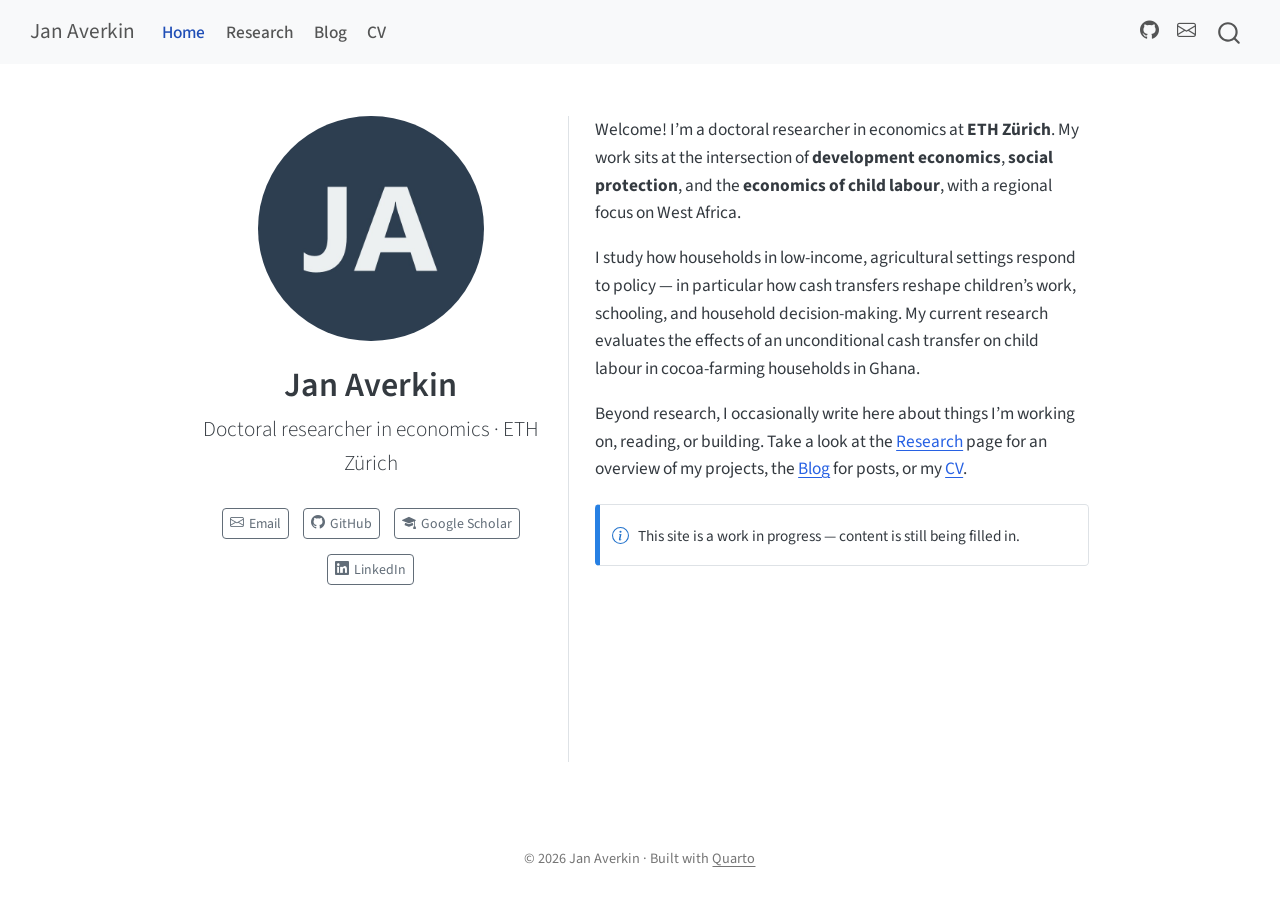
<file: index.html>
<!DOCTYPE html>
<html xmlns="http://www.w3.org/1999/xhtml" lang="en" xml:lang="en"><head>

<meta charset="utf-8">
<meta name="generator" content="quarto-1.10.18">

<meta name="viewport" content="width=device-width, initial-scale=1.0, user-scalable=yes">


<title>Jan Averkin</title>
<style>
/* Default styles provided by pandoc.
** See https://pandoc.org/MANUAL.html#variables-for-html for config info.
*/
span.smallcaps{font-variant: small-caps;}
div.columns{display: flex; gap: 1.5em;}
div.column{flex: auto;}
@media screen {
div.columns{gap: min(4vw, 1.5em);}
div.column{overflow-x: auto;}
}
div.hanging-indent{margin-left: 1.5em; text-indent: -1.5em;}
ul.task-list{list-style: none;}
ul.task-list li input[type="checkbox"] {
  width: 0.8em;
  margin: 0 0.8em 0.2em -1em; /* quarto-specific, see https://github.com/quarto-dev/quarto-cli/issues/4556 */ 
  vertical-align: middle;
}
</style>


<script src="site_libs/quarto-nav/quarto-nav.js"></script>
<script src="site_libs/clipboard/clipboard.min.js"></script>
<script src="site_libs/quarto-search/autocomplete.umd.js"></script>
<script src="site_libs/quarto-search/fuse.min.js"></script>
<script src="site_libs/quarto-search/quarto-search.js"></script>
<meta name="quarto:offset" content="./">
<script src="site_libs/quarto-html/quarto.js" type="module"></script>
<script src="site_libs/quarto-html/tabsets/tabsets.js" type="module"></script>
<script src="site_libs/quarto-html/popper.min.js"></script>
<script src="site_libs/quarto-html/tippy.umd.min.js"></script>
<link href="site_libs/quarto-html/tippy.css" rel="stylesheet">
<link href="site_libs/quarto-html/quarto-syntax-highlighting-64a204ab8560d761af7679ceaba22944.css" rel="stylesheet" id="quarto-text-highlighting-styles">
<script src="site_libs/bootstrap/bootstrap.min.js"></script>
<link href="site_libs/bootstrap/bootstrap-icons.css" rel="stylesheet">
<link href="site_libs/bootstrap/bootstrap-1300863642ba7471d2eefebc91736afd.min.css" rel="stylesheet" append-hash="true" id="quarto-bootstrap" data-mode="light">
<script id="quarto-search-options" type="application/json">{
  "location": "navbar",
  "copy-button": false,
  "collapse-after": 3,
  "panel-placement": "end",
  "type": "overlay",
  "limit": 50,
  "keyboard-shortcut": [
    "f",
    "/",
    "s"
  ],
  "show-item-context": false,
  "language": {
    "search-no-results-text": "No results",
    "search-matching-documents-text": "matching documents",
    "search-copy-link-title": "Copy link to search",
    "search-hide-matches-text": "Hide additional matches",
    "search-more-match-text": "more match in this document",
    "search-more-matches-text": "more matches in this document",
    "search-clear-button-title": "Clear",
    "search-text-placeholder": "",
    "search-detached-cancel-button-title": "Cancel",
    "search-submit-button-title": "Submit",
    "search-label": "Search"
  }
}</script>
<style>html{ scroll-behavior: smooth; }</style>


<link rel="stylesheet" href="styles.css">
</head>

<body class="nav-fixed fullcontent quarto-light">

<div id="quarto-search-results"></div>
  <header id="quarto-header" class="headroom fixed-top">
    <nav class="navbar navbar-expand-lg " data-bs-theme="dark">
      <div class="navbar-container container-fluid">
      <div class="navbar-brand-container mx-auto">
    <a class="navbar-brand" href="./index.html">
    <span class="navbar-title">Jan Averkin</span>
    </a>
  </div>
            <div id="quarto-search" class="" title="Search"></div>
          <button class="navbar-toggler" type="button" data-bs-toggle="collapse" data-bs-target="#navbarCollapse" aria-controls="navbarCollapse" role="menu" aria-expanded="false" aria-label="Toggle navigation" onclick="if (window.quartoToggleHeadroom) { window.quartoToggleHeadroom(); }">
  <span class="navbar-toggler-icon"></span>
</button>
          <div class="collapse navbar-collapse" id="navbarCollapse">
            <ul class="navbar-nav navbar-nav-scroll me-auto">
  <li class="nav-item">
    <a class="nav-link active" href="./index.html" aria-current="page"> 
<span class="menu-text">Home</span></a>
  </li>  
  <li class="nav-item">
    <a class="nav-link" href="./research.html"> 
<span class="menu-text">Research</span></a>
  </li>  
  <li class="nav-item">
    <a class="nav-link" href="./blog.html"> 
<span class="menu-text">Blog</span></a>
  </li>  
  <li class="nav-item">
    <a class="nav-link" href="./cv.html"> 
<span class="menu-text">CV</span></a>
  </li>  
</ul>
            <ul class="navbar-nav navbar-nav-scroll ms-auto">
  <li class="nav-item compact">
    <a class="nav-link" href="https://github.com/janaverkin"> <i class="bi bi-github" role="img" aria-label="GitHub">
</i> 
<span class="menu-text"></span></a>
  </li>  
  <li class="nav-item compact">
    <a class="nav-link" href="mailto:averkinjan@gmail.com"> <i class="bi bi-envelope" role="img" aria-label="Email">
</i> 
<span class="menu-text"></span></a>
  </li>  
</ul>
          </div> <!-- /navcollapse -->
            <div class="quarto-navbar-tools">
</div>
      </div> <!-- /container-fluid -->
    </nav>
</header>
<!-- content -->
<div id="quarto-content" class="quarto-container page-columns page-rows-contents page-layout-article page-navbar">
<!-- sidebar -->
<!-- margin-sidebar -->
    
<!-- main -->
<div class="quarto-about-trestles">
  <div class="about-entity">
    <img src="profile.jpg" class="about-image
  round " style="height: 13em; width: 13em;">
<header id="title-block-header" class="quarto-title-block default">
<div class="quarto-title">
<h1 class="title">Jan Averkin</h1>
<p class="subtitle lead">Doctoral researcher in economics · ETH Zürich</p>
</div>
<div class="quarto-title-meta">
  </div>
</header>
    <div class="about-links">
  <a href="mailto:averkinjan@gmail.com" class="about-link" rel="" target="">
    <i class="bi bi-envelope"></i>
     <span class="about-link-text">Email</span>
  </a>
  <a href="https://github.com/janaverkin" class="about-link" rel="" target="">
    <i class="bi bi-github"></i>
     <span class="about-link-text">GitHub</span>
  </a>
  <a href="https://scholar.google.com/" class="about-link" rel="" target="">
    <i class="bi bi-mortarboard-fill"></i>
     <span class="about-link-text">Google Scholar</span>
  </a>
  <a href="https://www.linkedin.com/" class="about-link" rel="" target="">
    <i class="bi bi-linkedin"></i>
     <span class="about-link-text">LinkedIn</span>
  </a>
</div>
  </div>
  <div class="about-contents"><main class="content" id="quarto-document-content">
<p>Welcome! I’m a doctoral researcher in economics at <strong>ETH Zürich</strong>. My work sits at the intersection of <strong>development economics</strong>, <strong>social protection</strong>, and the <strong>economics of child labour</strong>, with a regional focus on West Africa.</p>
<p>I study how households in low-income, agricultural settings respond to policy — in particular how cash transfers reshape children’s work, schooling, and household decision-making. My current research evaluates the effects of an unconditional cash transfer on child labour in cocoa-farming households in Ghana.</p>
<p>Beyond research, I occasionally write here about things I’m working on, reading, or building. Take a look at the <a href="./research.html">Research</a> page for an overview of my projects, the <a href="./blog.html">Blog</a> for posts, or my <a href="./cv.html">CV</a>.</p>
<div class="callout callout-style-simple callout-note">
<div class="callout-body d-flex">
<div class="callout-icon-container">
<i class="callout-icon"></i>
</div>
<div class="callout-body-container">
<p>This site is a work in progress — content is still being filled in.</p>
</div>
</div>
</div>


</main></div>
</div>
 <!-- /main -->
<script id="quarto-html-after-body" type="application/javascript">
  window.document.addEventListener("DOMContentLoaded", function (event) {
    const isCodeAnnotation = (el) => {
      for (const clz of el.classList) {
        if (clz.startsWith('code-annotation-')) {                     
          return true;
        }
      }
      return false;
    }
    const onCopySuccess = function(e) {
      // button target
      const button = e.trigger;
      // don't keep focus
      button.blur();
      // flash "checked"
      button.classList.add('code-copy-button-checked');
      var currentTitle = button.getAttribute("title");
      button.setAttribute("title", "Copied!");
      let tooltip;
      if (window.bootstrap) {
        button.setAttribute("data-bs-toggle", "tooltip");
        button.setAttribute("data-bs-placement", "left");
        button.setAttribute("data-bs-title", "Copied!");
        tooltip = new bootstrap.Tooltip(button, 
          { trigger: "manual", 
            customClass: "code-copy-button-tooltip",
            offset: [0, -8]});
        tooltip.show();    
      }
      setTimeout(function() {
        if (tooltip) {
          tooltip.hide();
          button.removeAttribute("data-bs-title");
          button.removeAttribute("data-bs-toggle");
          button.removeAttribute("data-bs-placement");
        }
        button.setAttribute("title", currentTitle);
        button.classList.remove('code-copy-button-checked');
      }, 1000);
      // clear code selection
      e.clearSelection();
    }
    const getTextToCopy = function(trigger) {
      const outerScaffold = trigger.parentElement.cloneNode(true);
      const codeEl = outerScaffold.querySelector('code');
      for (const childEl of codeEl.children) {
        if (isCodeAnnotation(childEl)) {
          childEl.remove();
        }
      }
      return codeEl.innerText;
    }
    const clipboard = new window.ClipboardJS('.code-copy-button:not([data-in-quarto-modal])', {
      text: getTextToCopy
    });
    clipboard.on('success', onCopySuccess);
    if (window.document.getElementById('quarto-embedded-source-code-modal')) {
      const clipboardModal = new window.ClipboardJS('.code-copy-button[data-in-quarto-modal]', {
        text: getTextToCopy,
        container: window.document.getElementById('quarto-embedded-source-code-modal')
      });
      clipboardModal.on('success', onCopySuccess);
    }
      var localhostRegex = new RegExp(/^(?:http|https):\/\/localhost\:?[0-9]*\//);
      var mailtoRegex = new RegExp(/^mailto:/);
        var filterRegex = new RegExp("https:\/\/janaverkin\.github\.io");
      var isInternal = (href) => {
          return filterRegex.test(href) || localhostRegex.test(href) || mailtoRegex.test(href);
      }
      // Inspect non-navigation links and adorn them if external
     var links = window.document.querySelectorAll('a[href]:not(.nav-link):not(.navbar-brand):not(.toc-action):not(.sidebar-link):not(.sidebar-item-toggle):not(.pagination-link):not(.no-external):not([aria-hidden]):not(.dropdown-item):not(.quarto-navigation-tool):not(.about-link)');
      for (var i=0; i<links.length; i++) {
        const link = links[i];
        if (!isInternal(link.href)) {
          // undo the damage that might have been done by quarto-nav.js in the case of
          // links that we want to consider external
          if (link.dataset.originalHref !== undefined) {
            link.href = link.dataset.originalHref;
          }
        }
      }
    function tippyHover(el, contentFn, onTriggerFn, onUntriggerFn) {
      const config = {
        allowHTML: true,
        maxWidth: 500,
        delay: 100,
        arrow: false,
        appendTo: function(el) {
            return el.parentElement;
        },
        interactive: true,
        interactiveBorder: 10,
        theme: 'quarto',
        placement: 'bottom-start',
      };
      if (contentFn) {
        config.content = contentFn;
      }
      if (onTriggerFn) {
        config.onTrigger = onTriggerFn;
      }
      if (onUntriggerFn) {
        config.onUntrigger = onUntriggerFn;
      }
      window.tippy(el, config); 
    }
    const noterefs = window.document.querySelectorAll('a[role="doc-noteref"]');
    for (var i=0; i<noterefs.length; i++) {
      const ref = noterefs[i];
      tippyHover(ref, function() {
        // use id or data attribute instead here
        let href = ref.getAttribute('data-footnote-href') || ref.getAttribute('href');
        try { href = new URL(href).hash; } catch {}
        const id = href.replace(/^#\/?/, "");
        const note = window.document.getElementById(id);
        if (note) {
          return note.innerHTML;
        } else {
          return "";
        }
      });
    }
    const xrefs = window.document.querySelectorAll('a.quarto-xref');
    const processXRef = (id, note) => {
      // Strip column container classes
      const stripColumnClz = (el) => {
        el.classList.remove("page-full", "page-columns");
        if (el.children) {
          for (const child of el.children) {
            stripColumnClz(child);
          }
        }
      }
      stripColumnClz(note)
      if (id === null || id.startsWith('sec-')) {
        // Special case sections, only their first couple elements
        const container = document.createElement("div");
        if (note.children && note.children.length > 2) {
          container.appendChild(note.children[0].cloneNode(true));
          for (let i = 1; i < note.children.length; i++) {
            const child = note.children[i];
            if (child.tagName === "P" && child.innerText === "") {
              continue;
            } else {
              container.appendChild(child.cloneNode(true));
              break;
            }
          }
          if (window.Quarto?.typesetMath) {
            window.Quarto.typesetMath(container);
          }
          return container.innerHTML
        } else {
          if (window.Quarto?.typesetMath) {
            window.Quarto.typesetMath(note);
          }
          return note.innerHTML;
        }
      } else {
        // Remove any anchor links if they are present
        const anchorLink = note.querySelector('a.anchorjs-link');
        if (anchorLink) {
          anchorLink.remove();
        }
        if (window.Quarto?.typesetMath) {
          window.Quarto.typesetMath(note);
        }
        if (note.classList.contains("callout")) {
          return note.outerHTML;
        } else {
          return note.innerHTML;
        }
      }
    }
    for (var i=0; i<xrefs.length; i++) {
      const xref = xrefs[i];
      tippyHover(xref, undefined, function(instance) {
        instance.disable();
        let url = xref.getAttribute('href');
        let hash = undefined; 
        if (url.startsWith('#')) {
          hash = url;
        } else {
          try { hash = new URL(url).hash; } catch {}
        }
        if (hash) {
          const id = hash.replace(/^#\/?/, "");
          const note = window.document.getElementById(id);
          if (note !== null) {
            try {
              const html = processXRef(id, note.cloneNode(true));
              instance.setContent(html);
            } finally {
              instance.enable();
              instance.show();
            }
          } else {
            // See if we can fetch this
            fetch(url.split('#')[0])
            .then(res => res.text())
            .then(html => {
              const parser = new DOMParser();
              const htmlDoc = parser.parseFromString(html, "text/html");
              const note = htmlDoc.getElementById(id);
              if (note !== null) {
                const html = processXRef(id, note);
                instance.setContent(html);
              } 
            }).finally(() => {
              instance.enable();
              instance.show();
            });
          }
        } else {
          // See if we can fetch a full url (with no hash to target)
          // This is a special case and we should probably do some content thinning / targeting
          fetch(url)
          .then(res => res.text())
          .then(html => {
            const parser = new DOMParser();
            const htmlDoc = parser.parseFromString(html, "text/html");
            const note = htmlDoc.querySelector('main.content');
            if (note !== null) {
              // This should only happen for chapter cross references
              // (since there is no id in the URL)
              // remove the first header
              if (note.children.length > 0 && note.children[0].tagName === "HEADER") {
                note.children[0].remove();
              }
              const html = processXRef(null, note);
              instance.setContent(html);
            } 
          }).finally(() => {
            instance.enable();
            instance.show();
          });
        }
      }, function(instance) {
      });
    }
        let selectedAnnoteEl;
        const selectorForAnnotation = ( cell, annotation) => {
          let cellAttr = 'data-code-cell="' + cell + '"';
          let lineAttr = 'data-code-annotation="' +  annotation + '"';
          const selector = 'span[' + cellAttr + '][' + lineAttr + ']';
          return selector;
        }
        const selectCodeLines = (annoteEl) => {
          const doc = window.document;
          const targetCell = annoteEl.getAttribute("data-target-cell");
          const targetAnnotation = annoteEl.getAttribute("data-target-annotation");
          const annoteSpan = window.document.querySelector(selectorForAnnotation(targetCell, targetAnnotation));
          const lines = annoteSpan.getAttribute("data-code-lines").split(",");
          const lineIds = lines.map((line) => {
            return targetCell + "-" + line;
          })
          let top = null;
          let height = null;
          let parent = null;
          if (lineIds.length > 0) {
              //compute the position of the single el (top and bottom and make a div)
              const el = window.document.getElementById(lineIds[0]);
              top = el.offsetTop;
              height = el.offsetHeight;
              parent = el.parentElement.parentElement;
            if (lineIds.length > 1) {
              const lastEl = window.document.getElementById(lineIds[lineIds.length - 1]);
              const bottom = lastEl.offsetTop + lastEl.offsetHeight;
              height = bottom - top;
            }
            if (top !== null && height !== null && parent !== null) {
              // cook up a div (if necessary) and position it 
              let div = window.document.getElementById("code-annotation-line-highlight");
              if (div === null) {
                div = window.document.createElement("div");
                div.setAttribute("id", "code-annotation-line-highlight");
                div.style.position = 'absolute';
                parent.appendChild(div);
              }
              div.style.top = top - 2 + "px";
              div.style.height = height + 4 + "px";
              div.style.left = 0;
              let gutterDiv = window.document.getElementById("code-annotation-line-highlight-gutter");
              if (gutterDiv === null) {
                gutterDiv = window.document.createElement("div");
                gutterDiv.setAttribute("id", "code-annotation-line-highlight-gutter");
                gutterDiv.style.position = 'absolute';
                const codeCell = window.document.getElementById(targetCell);
                const gutter = codeCell.querySelector('.code-annotation-gutter');
                gutter.appendChild(gutterDiv);
              }
              gutterDiv.style.top = top - 2 + "px";
              gutterDiv.style.height = height + 4 + "px";
            }
            selectedAnnoteEl = annoteEl;
          }
        };
        const unselectCodeLines = () => {
          const elementsIds = ["code-annotation-line-highlight", "code-annotation-line-highlight-gutter"];
          elementsIds.forEach((elId) => {
            const div = window.document.getElementById(elId);
            if (div) {
              div.remove();
            }
          });
          selectedAnnoteEl = undefined;
        };
          // Handle positioning of the toggle
      window.addEventListener(
        "resize",
        throttle(() => {
          elRect = undefined;
          if (selectedAnnoteEl) {
            selectCodeLines(selectedAnnoteEl);
          }
        }, 10)
      );
      function throttle(fn, ms) {
      let throttle = false;
      let timer;
        return (...args) => {
          if(!throttle) { // first call gets through
              fn.apply(this, args);
              throttle = true;
          } else { // all the others get throttled
              if(timer) clearTimeout(timer); // cancel #2
              timer = setTimeout(() => {
                fn.apply(this, args);
                timer = throttle = false;
              }, ms);
          }
        };
      }
        // Attach click handler to the DT
        const annoteDls = window.document.querySelectorAll('dt[data-target-cell]');
        for (const annoteDlNode of annoteDls) {
          annoteDlNode.addEventListener('click', (event) => {
            const clickedEl = event.target;
            if (clickedEl !== selectedAnnoteEl) {
              unselectCodeLines();
              const activeEl = window.document.querySelector('dt[data-target-cell].code-annotation-active');
              if (activeEl) {
                activeEl.classList.remove('code-annotation-active');
              }
              selectCodeLines(clickedEl);
              clickedEl.classList.add('code-annotation-active');
            } else {
              // Unselect the line
              unselectCodeLines();
              clickedEl.classList.remove('code-annotation-active');
            }
          });
        }
    const findCites = (el) => {
      const parentEl = el.parentElement;
      if (parentEl) {
        const cites = parentEl.dataset.cites;
        if (cites) {
          return {
            el,
            cites: cites.split(' ')
          };
        } else {
          return findCites(el.parentElement)
        }
      } else {
        return undefined;
      }
    };
    var bibliorefs = window.document.querySelectorAll('a[role="doc-biblioref"]');
    for (var i=0; i<bibliorefs.length; i++) {
      const ref = bibliorefs[i];
      const citeInfo = findCites(ref);
      if (citeInfo) {
        tippyHover(citeInfo.el, function() {
          var popup = window.document.createElement('div');
          citeInfo.cites.forEach(function(cite) {
            var citeDiv = window.document.createElement('div');
            citeDiv.classList.add('hanging-indent');
            citeDiv.classList.add('csl-entry');
            var biblioDiv = window.document.getElementById('ref-' + cite);
            if (biblioDiv) {
              citeDiv.innerHTML = biblioDiv.innerHTML;
            }
            popup.appendChild(citeDiv);
          });
          return popup.innerHTML;
        });
      }
    }
  });
  </script>
</div> <!-- /content -->
<footer class="footer">
  <div class="nav-footer">
    <div class="nav-footer-left">
      &nbsp;
    </div>   
    <div class="nav-footer-center">
<p>© 2026 Jan Averkin · Built with <a href="https://quarto.org">Quarto</a></p>
</div>
    <div class="nav-footer-right">
      &nbsp;
    </div>
  </div>
</footer>




<script src="site_libs/quarto-html/zenscroll-min.js"></script>
</body></html>
</file>
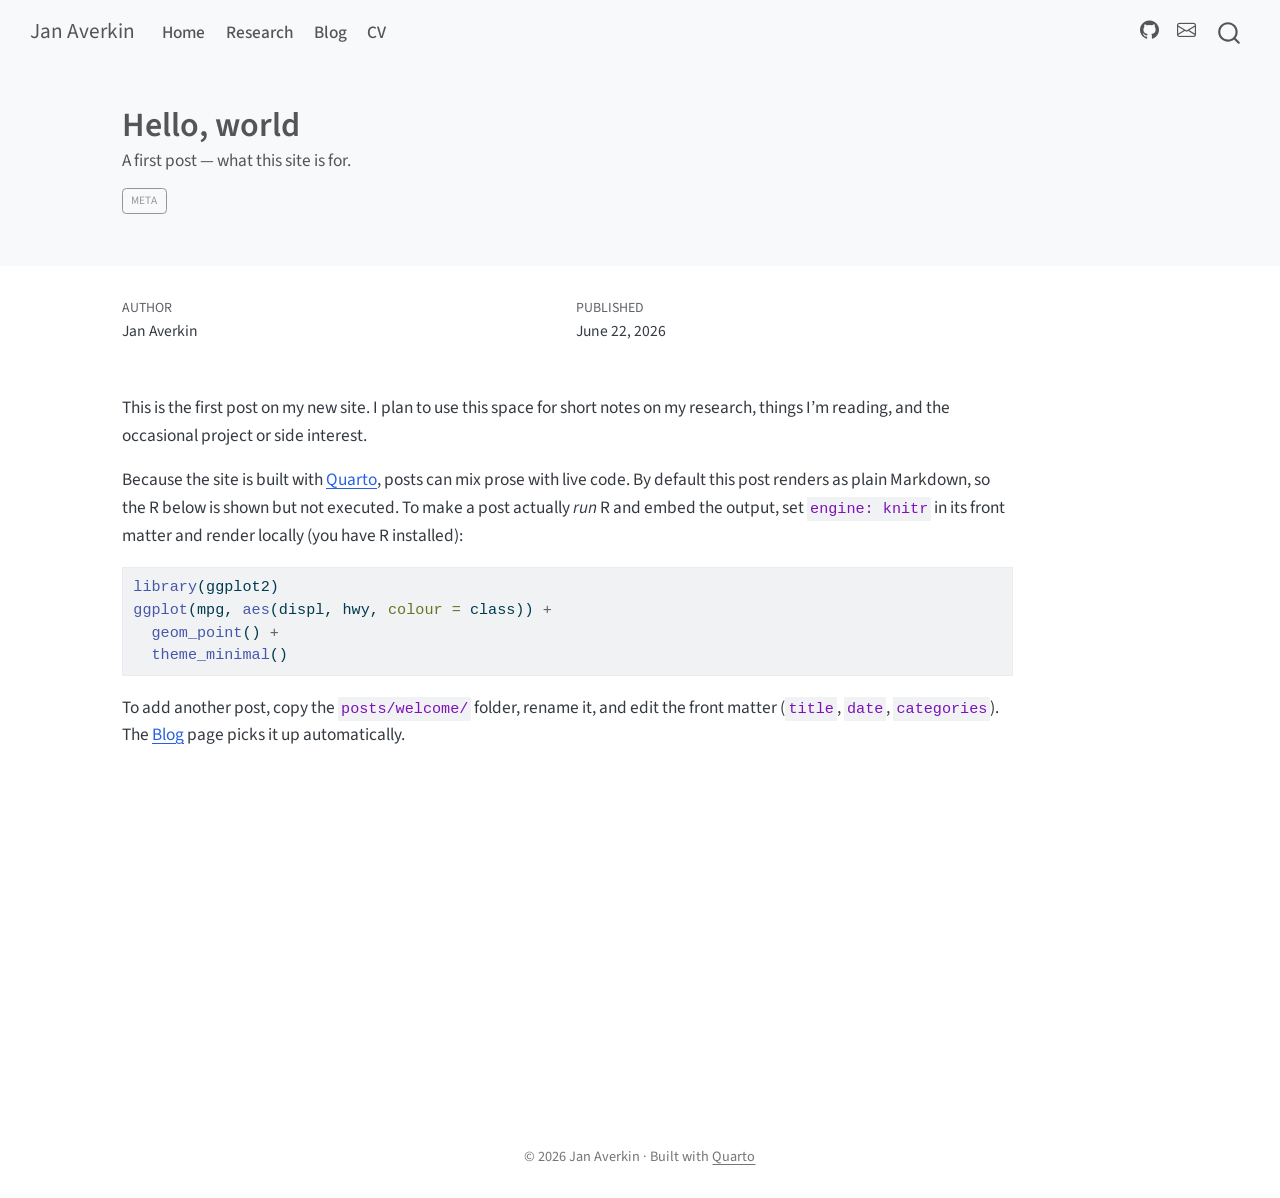
<file: posts/welcome/index.html>
<!DOCTYPE html>
<html xmlns="http://www.w3.org/1999/xhtml" lang="en" xml:lang="en"><head>

<meta charset="utf-8">
<meta name="generator" content="quarto-1.10.18">

<meta name="viewport" content="width=device-width, initial-scale=1.0, user-scalable=yes">

<meta name="author" content="Jan Averkin">
<meta name="dcterms.date" content="2026-06-22">
<meta name="description" content="A first post — what this site is for.">

<title>Hello, world – Jan Averkin</title>
<style>
/* Default styles provided by pandoc.
** See https://pandoc.org/MANUAL.html#variables-for-html for config info.
*/
span.smallcaps{font-variant: small-caps;}
div.columns{display: flex; gap: 1.5em;}
div.column{flex: auto;}
@media screen {
div.columns{gap: min(4vw, 1.5em);}
div.column{overflow-x: auto;}
}
div.hanging-indent{margin-left: 1.5em; text-indent: -1.5em;}
ul.task-list{list-style: none;}
ul.task-list li input[type="checkbox"] {
  width: 0.8em;
  margin: 0 0.8em 0.2em -1em; /* quarto-specific, see https://github.com/quarto-dev/quarto-cli/issues/4556 */ 
  vertical-align: middle;
}
/* CSS for syntax highlighting */
html { -webkit-text-size-adjust: 100%; }
pre > code.sourceCode { white-space: pre; position: relative; }
pre > code.sourceCode > span { display: inline-block; line-height: 1.25; }
pre > code.sourceCode > span:empty { height: 1.2em; }
.sourceCode { overflow: visible; }
code.sourceCode > span { color: inherit; text-decoration: inherit; }
div.sourceCode { margin: 1em 0; }
pre.sourceCode { margin: 0; }
@media screen {
div.sourceCode { overflow: auto; }
}
@media print {
pre > code.sourceCode { white-space: pre-wrap; }
pre > code.sourceCode > span { text-indent: -5em; padding-left: 5em; }
}
pre.numberSource code
  { counter-reset: source-line 0; }
pre.numberSource code > span
  { position: relative; left: -4em; counter-increment: source-line; }
pre.numberSource code > span > a:first-child::before
  { content: counter(source-line);
    position: relative; left: -1em; text-align: right; vertical-align: baseline;
    border: none; display: inline-block;
    -webkit-touch-callout: none; -webkit-user-select: none;
    -khtml-user-select: none; -moz-user-select: none;
    -ms-user-select: none; user-select: none;
    padding: 0 4px; width: 4em;
  }
pre.numberSource { margin-left: 3em;  padding-left: 4px; }
div.sourceCode
  {   }
@media screen {
pre > code.sourceCode > span > a:first-child::before { text-decoration: underline; }
}
</style>


<script src="../../site_libs/quarto-nav/quarto-nav.js"></script>
<script src="../../site_libs/clipboard/clipboard.min.js"></script>
<script src="../../site_libs/quarto-search/autocomplete.umd.js"></script>
<script src="../../site_libs/quarto-search/fuse.min.js"></script>
<script src="../../site_libs/quarto-search/quarto-search.js"></script>
<meta name="quarto:offset" content="../../">
<script src="../../site_libs/quarto-html/quarto.js" type="module"></script>
<script src="../../site_libs/quarto-html/tabsets/tabsets.js" type="module"></script>
<script src="../../site_libs/quarto-html/popper.min.js"></script>
<script src="../../site_libs/quarto-html/tippy.umd.min.js"></script>
<script src="../../site_libs/quarto-html/anchor.min.js"></script>
<link href="../../site_libs/quarto-html/tippy.css" rel="stylesheet">
<link href="../../site_libs/quarto-html/quarto-syntax-highlighting-64a204ab8560d761af7679ceaba22944.css" rel="stylesheet" id="quarto-text-highlighting-styles">
<script src="../../site_libs/bootstrap/bootstrap.min.js"></script>
<link href="../../site_libs/bootstrap/bootstrap-icons.css" rel="stylesheet">
<link href="../../site_libs/bootstrap/bootstrap-1300863642ba7471d2eefebc91736afd.min.css" rel="stylesheet" append-hash="true" id="quarto-bootstrap" data-mode="light">
<script id="quarto-search-options" type="application/json">{
  "location": "navbar",
  "copy-button": false,
  "collapse-after": 3,
  "panel-placement": "end",
  "type": "overlay",
  "limit": 50,
  "keyboard-shortcut": [
    "f",
    "/",
    "s"
  ],
  "show-item-context": false,
  "language": {
    "search-no-results-text": "No results",
    "search-matching-documents-text": "matching documents",
    "search-copy-link-title": "Copy link to search",
    "search-hide-matches-text": "Hide additional matches",
    "search-more-match-text": "more match in this document",
    "search-more-matches-text": "more matches in this document",
    "search-clear-button-title": "Clear",
    "search-text-placeholder": "",
    "search-detached-cancel-button-title": "Cancel",
    "search-submit-button-title": "Submit",
    "search-label": "Search"
  }
}</script>
<style>html{ scroll-behavior: smooth; }</style>


<link rel="stylesheet" href="../../styles.css">
</head>

<body class="nav-fixed quarto-light">

<div id="quarto-search-results"></div>
  <header id="quarto-header" class="headroom fixed-top quarto-banner">
    <nav class="navbar navbar-expand-lg " data-bs-theme="dark">
      <div class="navbar-container container-fluid">
      <div class="navbar-brand-container mx-auto">
    <a class="navbar-brand" href="../../index.html">
    <span class="navbar-title">Jan Averkin</span>
    </a>
  </div>
            <div id="quarto-search" class="" title="Search"></div>
          <button class="navbar-toggler" type="button" data-bs-toggle="collapse" data-bs-target="#navbarCollapse" aria-controls="navbarCollapse" role="menu" aria-expanded="false" aria-label="Toggle navigation" onclick="if (window.quartoToggleHeadroom) { window.quartoToggleHeadroom(); }">
  <span class="navbar-toggler-icon"></span>
</button>
          <div class="collapse navbar-collapse" id="navbarCollapse">
            <ul class="navbar-nav navbar-nav-scroll me-auto">
  <li class="nav-item">
    <a class="nav-link" href="../../index.html"> 
<span class="menu-text">Home</span></a>
  </li>  
  <li class="nav-item">
    <a class="nav-link" href="../../research.html"> 
<span class="menu-text">Research</span></a>
  </li>  
  <li class="nav-item">
    <a class="nav-link" href="../../blog.html"> 
<span class="menu-text">Blog</span></a>
  </li>  
  <li class="nav-item">
    <a class="nav-link" href="../../cv.html"> 
<span class="menu-text">CV</span></a>
  </li>  
</ul>
            <ul class="navbar-nav navbar-nav-scroll ms-auto">
  <li class="nav-item compact">
    <a class="nav-link" href="https://github.com/janaverkin"> <i class="bi bi-github" role="img" aria-label="GitHub">
</i> 
<span class="menu-text"></span></a>
  </li>  
  <li class="nav-item compact">
    <a class="nav-link" href="mailto:averkinjan@gmail.com"> <i class="bi bi-envelope" role="img" aria-label="Email">
</i> 
<span class="menu-text"></span></a>
  </li>  
</ul>
          </div> <!-- /navcollapse -->
            <div class="quarto-navbar-tools">
</div>
      </div> <!-- /container-fluid -->
    </nav>
</header>
<!-- content -->
<header id="title-block-header" class="quarto-title-block default page-columns page-full">
  <div class="quarto-title-banner page-columns page-full">
    <div class="quarto-title column-body">
      <h1 class="title">Hello, world</h1>
                  <div>
        <div class="description">
          A first post — what this site is for.
        </div>
      </div>
                          <div class="quarto-categories">
                <div class="quarto-category">meta</div>
              </div>
                  </div>
  </div>
    
  
  <div class="quarto-title-meta">

      <div>
      <div class="quarto-title-meta-heading">Author</div>
      <div class="quarto-title-meta-contents">
               <p>Jan Averkin </p>
            </div>
    </div>
      
      <div>
      <div class="quarto-title-meta-heading">Published</div>
      <div class="quarto-title-meta-contents">
        <p class="date">June 22, 2026</p>
      </div>
    </div>
    
      
    </div>
    
  
  </header><div id="quarto-content" class="quarto-container page-columns page-rows-contents page-layout-article page-navbar">
<!-- sidebar -->
<!-- margin-sidebar -->
    <div id="quarto-margin-sidebar" class="sidebar margin-sidebar zindex-bottom">
        
    </div>
<!-- main -->
<main class="content quarto-banner-title-block" id="quarto-document-content">





<p>This is the first post on my new site. I plan to use this space for short notes on my research, things I’m reading, and the occasional project or side interest.</p>
<p>Because the site is built with <a href="https://quarto.org">Quarto</a>, posts can mix prose with live code. By default this post renders as plain Markdown, so the R below is shown but not executed. To make a post actually <em>run</em> R and embed the output, set <code>engine: knitr</code> in its front matter and render locally (you have R installed):</p>
<div class="code-copy-outer-scaffold"><div class="sourceCode" id="cb1"><pre class="sourceCode r code-with-copy"><code class="sourceCode r"><span id="cb1-1"><a href="#cb1-1" aria-hidden="true" tabindex="-1"></a><span class="fu">library</span>(ggplot2)</span>
<span id="cb1-2"><a href="#cb1-2" aria-hidden="true" tabindex="-1"></a><span class="fu">ggplot</span>(mpg, <span class="fu">aes</span>(displ, hwy, <span class="at">colour =</span> class)) <span class="sc">+</span></span>
<span id="cb1-3"><a href="#cb1-3" aria-hidden="true" tabindex="-1"></a>  <span class="fu">geom_point</span>() <span class="sc">+</span></span>
<span id="cb1-4"><a href="#cb1-4" aria-hidden="true" tabindex="-1"></a>  <span class="fu">theme_minimal</span>()</span></code></pre></div><button title="Copy to Clipboard" class="code-copy-button"><i class="bi"></i></button></div>
<p>To add another post, copy the <code>posts/welcome/</code> folder, rename it, and edit the front matter (<code>title</code>, <code>date</code>, <code>categories</code>). The <a href="../../blog.html">Blog</a> page picks it up automatically.</p>



</main> <!-- /main -->
<script id="quarto-html-after-body" type="application/javascript">
  window.document.addEventListener("DOMContentLoaded", function (event) {
    const icon = "";
    const anchorJS = new window.AnchorJS();
    anchorJS.options = {
      placement: 'right',
      icon: icon
    };
    anchorJS.add('.anchored');
    const isCodeAnnotation = (el) => {
      for (const clz of el.classList) {
        if (clz.startsWith('code-annotation-')) {                     
          return true;
        }
      }
      return false;
    }
    const onCopySuccess = function(e) {
      // button target
      const button = e.trigger;
      // don't keep focus
      button.blur();
      // flash "checked"
      button.classList.add('code-copy-button-checked');
      var currentTitle = button.getAttribute("title");
      button.setAttribute("title", "Copied!");
      let tooltip;
      if (window.bootstrap) {
        button.setAttribute("data-bs-toggle", "tooltip");
        button.setAttribute("data-bs-placement", "left");
        button.setAttribute("data-bs-title", "Copied!");
        tooltip = new bootstrap.Tooltip(button, 
          { trigger: "manual", 
            customClass: "code-copy-button-tooltip",
            offset: [0, -8]});
        tooltip.show();    
      }
      setTimeout(function() {
        if (tooltip) {
          tooltip.hide();
          button.removeAttribute("data-bs-title");
          button.removeAttribute("data-bs-toggle");
          button.removeAttribute("data-bs-placement");
        }
        button.setAttribute("title", currentTitle);
        button.classList.remove('code-copy-button-checked');
      }, 1000);
      // clear code selection
      e.clearSelection();
    }
    const getTextToCopy = function(trigger) {
      const outerScaffold = trigger.parentElement.cloneNode(true);
      const codeEl = outerScaffold.querySelector('code');
      for (const childEl of codeEl.children) {
        if (isCodeAnnotation(childEl)) {
          childEl.remove();
        }
      }
      return codeEl.innerText;
    }
    const clipboard = new window.ClipboardJS('.code-copy-button:not([data-in-quarto-modal])', {
      text: getTextToCopy
    });
    clipboard.on('success', onCopySuccess);
    if (window.document.getElementById('quarto-embedded-source-code-modal')) {
      const clipboardModal = new window.ClipboardJS('.code-copy-button[data-in-quarto-modal]', {
        text: getTextToCopy,
        container: window.document.getElementById('quarto-embedded-source-code-modal')
      });
      clipboardModal.on('success', onCopySuccess);
    }
      var localhostRegex = new RegExp(/^(?:http|https):\/\/localhost\:?[0-9]*\//);
      var mailtoRegex = new RegExp(/^mailto:/);
        var filterRegex = new RegExp("https:\/\/janaverkin\.github\.io");
      var isInternal = (href) => {
          return filterRegex.test(href) || localhostRegex.test(href) || mailtoRegex.test(href);
      }
      // Inspect non-navigation links and adorn them if external
     var links = window.document.querySelectorAll('a[href]:not(.nav-link):not(.navbar-brand):not(.toc-action):not(.sidebar-link):not(.sidebar-item-toggle):not(.pagination-link):not(.no-external):not([aria-hidden]):not(.dropdown-item):not(.quarto-navigation-tool):not(.about-link)');
      for (var i=0; i<links.length; i++) {
        const link = links[i];
        if (!isInternal(link.href)) {
          // undo the damage that might have been done by quarto-nav.js in the case of
          // links that we want to consider external
          if (link.dataset.originalHref !== undefined) {
            link.href = link.dataset.originalHref;
          }
        }
      }
    function tippyHover(el, contentFn, onTriggerFn, onUntriggerFn) {
      const config = {
        allowHTML: true,
        maxWidth: 500,
        delay: 100,
        arrow: false,
        appendTo: function(el) {
            return el.parentElement;
        },
        interactive: true,
        interactiveBorder: 10,
        theme: 'quarto',
        placement: 'bottom-start',
      };
      if (contentFn) {
        config.content = contentFn;
      }
      if (onTriggerFn) {
        config.onTrigger = onTriggerFn;
      }
      if (onUntriggerFn) {
        config.onUntrigger = onUntriggerFn;
      }
      window.tippy(el, config); 
    }
    const noterefs = window.document.querySelectorAll('a[role="doc-noteref"]');
    for (var i=0; i<noterefs.length; i++) {
      const ref = noterefs[i];
      tippyHover(ref, function() {
        // use id or data attribute instead here
        let href = ref.getAttribute('data-footnote-href') || ref.getAttribute('href');
        try { href = new URL(href).hash; } catch {}
        const id = href.replace(/^#\/?/, "");
        const note = window.document.getElementById(id);
        if (note) {
          return note.innerHTML;
        } else {
          return "";
        }
      });
    }
    const xrefs = window.document.querySelectorAll('a.quarto-xref');
    const processXRef = (id, note) => {
      // Strip column container classes
      const stripColumnClz = (el) => {
        el.classList.remove("page-full", "page-columns");
        if (el.children) {
          for (const child of el.children) {
            stripColumnClz(child);
          }
        }
      }
      stripColumnClz(note)
      if (id === null || id.startsWith('sec-')) {
        // Special case sections, only their first couple elements
        const container = document.createElement("div");
        if (note.children && note.children.length > 2) {
          container.appendChild(note.children[0].cloneNode(true));
          for (let i = 1; i < note.children.length; i++) {
            const child = note.children[i];
            if (child.tagName === "P" && child.innerText === "") {
              continue;
            } else {
              container.appendChild(child.cloneNode(true));
              break;
            }
          }
          if (window.Quarto?.typesetMath) {
            window.Quarto.typesetMath(container);
          }
          return container.innerHTML
        } else {
          if (window.Quarto?.typesetMath) {
            window.Quarto.typesetMath(note);
          }
          return note.innerHTML;
        }
      } else {
        // Remove any anchor links if they are present
        const anchorLink = note.querySelector('a.anchorjs-link');
        if (anchorLink) {
          anchorLink.remove();
        }
        if (window.Quarto?.typesetMath) {
          window.Quarto.typesetMath(note);
        }
        if (note.classList.contains("callout")) {
          return note.outerHTML;
        } else {
          return note.innerHTML;
        }
      }
    }
    for (var i=0; i<xrefs.length; i++) {
      const xref = xrefs[i];
      tippyHover(xref, undefined, function(instance) {
        instance.disable();
        let url = xref.getAttribute('href');
        let hash = undefined; 
        if (url.startsWith('#')) {
          hash = url;
        } else {
          try { hash = new URL(url).hash; } catch {}
        }
        if (hash) {
          const id = hash.replace(/^#\/?/, "");
          const note = window.document.getElementById(id);
          if (note !== null) {
            try {
              const html = processXRef(id, note.cloneNode(true));
              instance.setContent(html);
            } finally {
              instance.enable();
              instance.show();
            }
          } else {
            // See if we can fetch this
            fetch(url.split('#')[0])
            .then(res => res.text())
            .then(html => {
              const parser = new DOMParser();
              const htmlDoc = parser.parseFromString(html, "text/html");
              const note = htmlDoc.getElementById(id);
              if (note !== null) {
                const html = processXRef(id, note);
                instance.setContent(html);
              } 
            }).finally(() => {
              instance.enable();
              instance.show();
            });
          }
        } else {
          // See if we can fetch a full url (with no hash to target)
          // This is a special case and we should probably do some content thinning / targeting
          fetch(url)
          .then(res => res.text())
          .then(html => {
            const parser = new DOMParser();
            const htmlDoc = parser.parseFromString(html, "text/html");
            const note = htmlDoc.querySelector('main.content');
            if (note !== null) {
              // This should only happen for chapter cross references
              // (since there is no id in the URL)
              // remove the first header
              if (note.children.length > 0 && note.children[0].tagName === "HEADER") {
                note.children[0].remove();
              }
              const html = processXRef(null, note);
              instance.setContent(html);
            } 
          }).finally(() => {
            instance.enable();
            instance.show();
          });
        }
      }, function(instance) {
      });
    }
        let selectedAnnoteEl;
        const selectorForAnnotation = ( cell, annotation) => {
          let cellAttr = 'data-code-cell="' + cell + '"';
          let lineAttr = 'data-code-annotation="' +  annotation + '"';
          const selector = 'span[' + cellAttr + '][' + lineAttr + ']';
          return selector;
        }
        const selectCodeLines = (annoteEl) => {
          const doc = window.document;
          const targetCell = annoteEl.getAttribute("data-target-cell");
          const targetAnnotation = annoteEl.getAttribute("data-target-annotation");
          const annoteSpan = window.document.querySelector(selectorForAnnotation(targetCell, targetAnnotation));
          const lines = annoteSpan.getAttribute("data-code-lines").split(",");
          const lineIds = lines.map((line) => {
            return targetCell + "-" + line;
          })
          let top = null;
          let height = null;
          let parent = null;
          if (lineIds.length > 0) {
              //compute the position of the single el (top and bottom and make a div)
              const el = window.document.getElementById(lineIds[0]);
              top = el.offsetTop;
              height = el.offsetHeight;
              parent = el.parentElement.parentElement;
            if (lineIds.length > 1) {
              const lastEl = window.document.getElementById(lineIds[lineIds.length - 1]);
              const bottom = lastEl.offsetTop + lastEl.offsetHeight;
              height = bottom - top;
            }
            if (top !== null && height !== null && parent !== null) {
              // cook up a div (if necessary) and position it 
              let div = window.document.getElementById("code-annotation-line-highlight");
              if (div === null) {
                div = window.document.createElement("div");
                div.setAttribute("id", "code-annotation-line-highlight");
                div.style.position = 'absolute';
                parent.appendChild(div);
              }
              div.style.top = top - 2 + "px";
              div.style.height = height + 4 + "px";
              div.style.left = 0;
              let gutterDiv = window.document.getElementById("code-annotation-line-highlight-gutter");
              if (gutterDiv === null) {
                gutterDiv = window.document.createElement("div");
                gutterDiv.setAttribute("id", "code-annotation-line-highlight-gutter");
                gutterDiv.style.position = 'absolute';
                const codeCell = window.document.getElementById(targetCell);
                const gutter = codeCell.querySelector('.code-annotation-gutter');
                gutter.appendChild(gutterDiv);
              }
              gutterDiv.style.top = top - 2 + "px";
              gutterDiv.style.height = height + 4 + "px";
            }
            selectedAnnoteEl = annoteEl;
          }
        };
        const unselectCodeLines = () => {
          const elementsIds = ["code-annotation-line-highlight", "code-annotation-line-highlight-gutter"];
          elementsIds.forEach((elId) => {
            const div = window.document.getElementById(elId);
            if (div) {
              div.remove();
            }
          });
          selectedAnnoteEl = undefined;
        };
          // Handle positioning of the toggle
      window.addEventListener(
        "resize",
        throttle(() => {
          elRect = undefined;
          if (selectedAnnoteEl) {
            selectCodeLines(selectedAnnoteEl);
          }
        }, 10)
      );
      function throttle(fn, ms) {
      let throttle = false;
      let timer;
        return (...args) => {
          if(!throttle) { // first call gets through
              fn.apply(this, args);
              throttle = true;
          } else { // all the others get throttled
              if(timer) clearTimeout(timer); // cancel #2
              timer = setTimeout(() => {
                fn.apply(this, args);
                timer = throttle = false;
              }, ms);
          }
        };
      }
        // Attach click handler to the DT
        const annoteDls = window.document.querySelectorAll('dt[data-target-cell]');
        for (const annoteDlNode of annoteDls) {
          annoteDlNode.addEventListener('click', (event) => {
            const clickedEl = event.target;
            if (clickedEl !== selectedAnnoteEl) {
              unselectCodeLines();
              const activeEl = window.document.querySelector('dt[data-target-cell].code-annotation-active');
              if (activeEl) {
                activeEl.classList.remove('code-annotation-active');
              }
              selectCodeLines(clickedEl);
              clickedEl.classList.add('code-annotation-active');
            } else {
              // Unselect the line
              unselectCodeLines();
              clickedEl.classList.remove('code-annotation-active');
            }
          });
        }
    const findCites = (el) => {
      const parentEl = el.parentElement;
      if (parentEl) {
        const cites = parentEl.dataset.cites;
        if (cites) {
          return {
            el,
            cites: cites.split(' ')
          };
        } else {
          return findCites(el.parentElement)
        }
      } else {
        return undefined;
      }
    };
    var bibliorefs = window.document.querySelectorAll('a[role="doc-biblioref"]');
    for (var i=0; i<bibliorefs.length; i++) {
      const ref = bibliorefs[i];
      const citeInfo = findCites(ref);
      if (citeInfo) {
        tippyHover(citeInfo.el, function() {
          var popup = window.document.createElement('div');
          citeInfo.cites.forEach(function(cite) {
            var citeDiv = window.document.createElement('div');
            citeDiv.classList.add('hanging-indent');
            citeDiv.classList.add('csl-entry');
            var biblioDiv = window.document.getElementById('ref-' + cite);
            if (biblioDiv) {
              citeDiv.innerHTML = biblioDiv.innerHTML;
            }
            popup.appendChild(citeDiv);
          });
          return popup.innerHTML;
        });
      }
    }
  });
  </script>
</div> <!-- /content -->
<footer class="footer">
  <div class="nav-footer">
    <div class="nav-footer-left">
      &nbsp;
    </div>   
    <div class="nav-footer-center">
<p>© 2026 Jan Averkin · Built with <a href="https://quarto.org">Quarto</a></p>
</div>
    <div class="nav-footer-right">
      &nbsp;
    </div>
  </div>
</footer>




<script src="../../site_libs/quarto-html/zenscroll-min.js"></script>
</body></html>
</file>
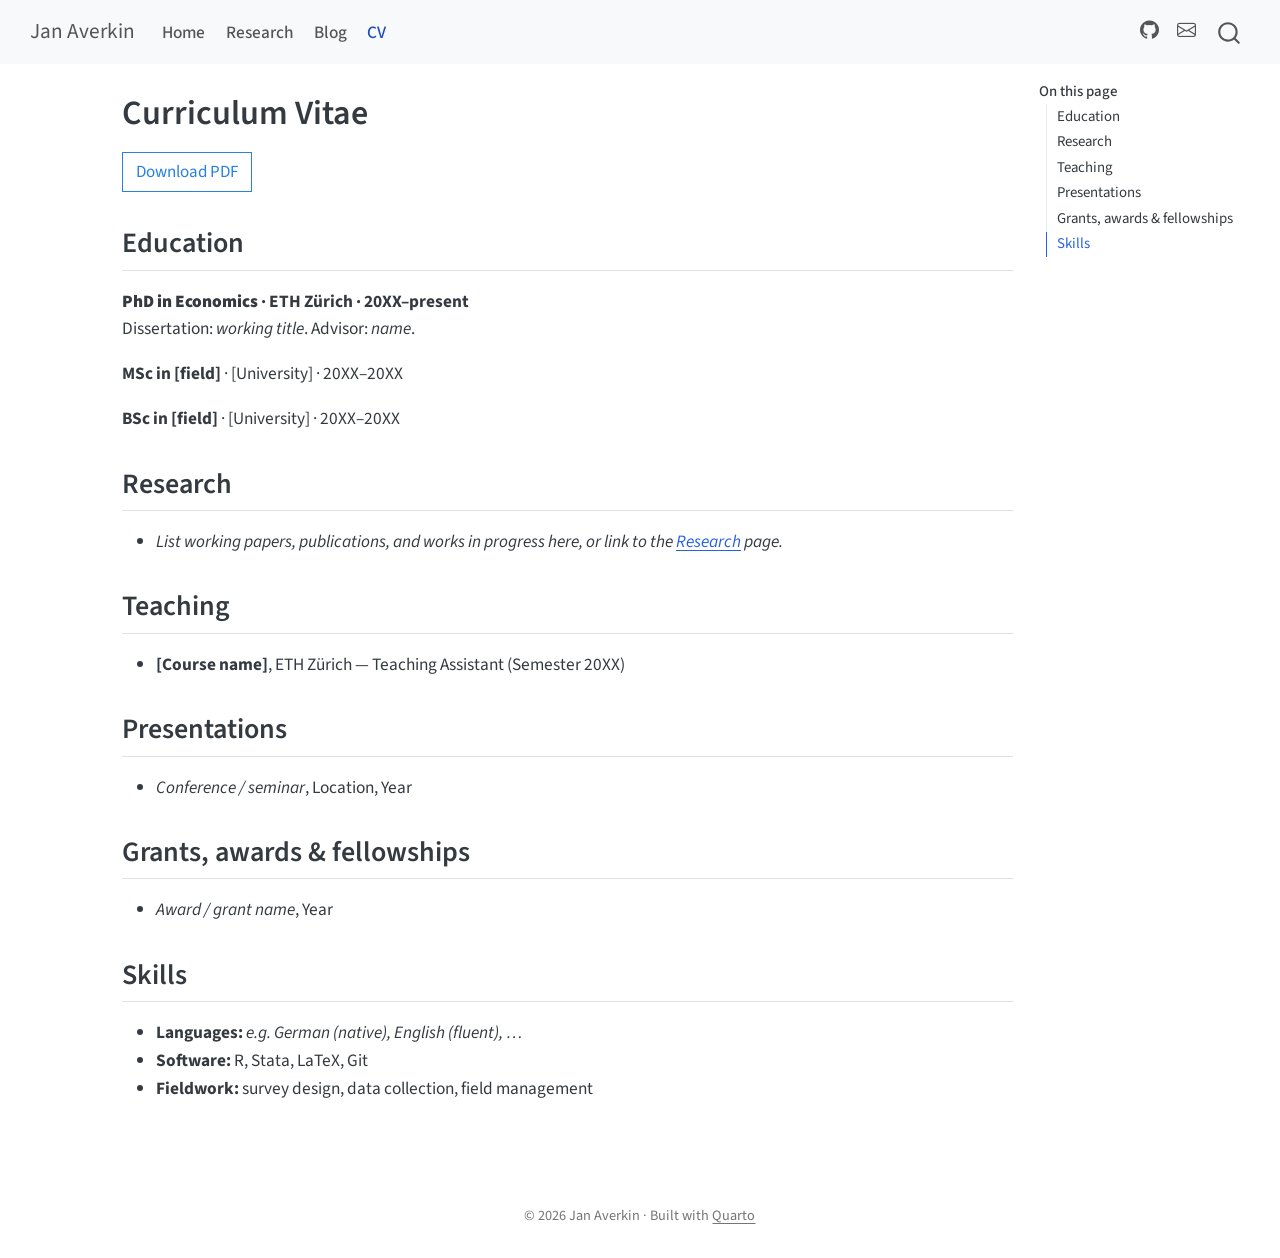
<file: cv.html>
<!DOCTYPE html>
<html xmlns="http://www.w3.org/1999/xhtml" lang="en" xml:lang="en"><head>

<meta charset="utf-8">
<meta name="generator" content="quarto-1.10.18">

<meta name="viewport" content="width=device-width, initial-scale=1.0, user-scalable=yes">


<title>Curriculum Vitae – Jan Averkin</title>
<style>
/* Default styles provided by pandoc.
** See https://pandoc.org/MANUAL.html#variables-for-html for config info.
*/
span.smallcaps{font-variant: small-caps;}
div.columns{display: flex; gap: 1.5em;}
div.column{flex: auto;}
@media screen {
div.columns{gap: min(4vw, 1.5em);}
div.column{overflow-x: auto;}
}
div.hanging-indent{margin-left: 1.5em; text-indent: -1.5em;}
ul.task-list{list-style: none;}
ul.task-list li input[type="checkbox"] {
  width: 0.8em;
  margin: 0 0.8em 0.2em -1em; /* quarto-specific, see https://github.com/quarto-dev/quarto-cli/issues/4556 */ 
  vertical-align: middle;
}
</style>


<script src="site_libs/quarto-nav/quarto-nav.js"></script>
<script src="site_libs/clipboard/clipboard.min.js"></script>
<script src="site_libs/quarto-search/autocomplete.umd.js"></script>
<script src="site_libs/quarto-search/fuse.min.js"></script>
<script src="site_libs/quarto-search/quarto-search.js"></script>
<meta name="quarto:offset" content="./">
<script src="site_libs/quarto-html/quarto.js" type="module"></script>
<script src="site_libs/quarto-html/tabsets/tabsets.js" type="module"></script>
<script src="site_libs/quarto-html/popper.min.js"></script>
<script src="site_libs/quarto-html/tippy.umd.min.js"></script>
<script src="site_libs/quarto-html/anchor.min.js"></script>
<link href="site_libs/quarto-html/tippy.css" rel="stylesheet">
<link href="site_libs/quarto-html/quarto-syntax-highlighting-64a204ab8560d761af7679ceaba22944.css" rel="stylesheet" id="quarto-text-highlighting-styles">
<script src="site_libs/bootstrap/bootstrap.min.js"></script>
<link href="site_libs/bootstrap/bootstrap-icons.css" rel="stylesheet">
<link href="site_libs/bootstrap/bootstrap-1300863642ba7471d2eefebc91736afd.min.css" rel="stylesheet" append-hash="true" id="quarto-bootstrap" data-mode="light">
<script id="quarto-search-options" type="application/json">{
  "location": "navbar",
  "copy-button": false,
  "collapse-after": 3,
  "panel-placement": "end",
  "type": "overlay",
  "limit": 50,
  "keyboard-shortcut": [
    "f",
    "/",
    "s"
  ],
  "show-item-context": false,
  "language": {
    "search-no-results-text": "No results",
    "search-matching-documents-text": "matching documents",
    "search-copy-link-title": "Copy link to search",
    "search-hide-matches-text": "Hide additional matches",
    "search-more-match-text": "more match in this document",
    "search-more-matches-text": "more matches in this document",
    "search-clear-button-title": "Clear",
    "search-text-placeholder": "",
    "search-detached-cancel-button-title": "Cancel",
    "search-submit-button-title": "Submit",
    "search-label": "Search"
  }
}</script>
<style>html{ scroll-behavior: smooth; }</style>


<link rel="stylesheet" href="styles.css">
</head>

<body class="nav-fixed quarto-light">

<div id="quarto-search-results"></div>
  <header id="quarto-header" class="headroom fixed-top">
    <nav class="navbar navbar-expand-lg " data-bs-theme="dark">
      <div class="navbar-container container-fluid">
      <div class="navbar-brand-container mx-auto">
    <a class="navbar-brand" href="./index.html">
    <span class="navbar-title">Jan Averkin</span>
    </a>
  </div>
            <div id="quarto-search" class="" title="Search"></div>
          <button class="navbar-toggler" type="button" data-bs-toggle="collapse" data-bs-target="#navbarCollapse" aria-controls="navbarCollapse" role="menu" aria-expanded="false" aria-label="Toggle navigation" onclick="if (window.quartoToggleHeadroom) { window.quartoToggleHeadroom(); }">
  <span class="navbar-toggler-icon"></span>
</button>
          <div class="collapse navbar-collapse" id="navbarCollapse">
            <ul class="navbar-nav navbar-nav-scroll me-auto">
  <li class="nav-item">
    <a class="nav-link" href="./index.html"> 
<span class="menu-text">Home</span></a>
  </li>  
  <li class="nav-item">
    <a class="nav-link" href="./research.html"> 
<span class="menu-text">Research</span></a>
  </li>  
  <li class="nav-item">
    <a class="nav-link" href="./blog.html"> 
<span class="menu-text">Blog</span></a>
  </li>  
  <li class="nav-item">
    <a class="nav-link active" href="./cv.html" aria-current="page"> 
<span class="menu-text">CV</span></a>
  </li>  
</ul>
            <ul class="navbar-nav navbar-nav-scroll ms-auto">
  <li class="nav-item compact">
    <a class="nav-link" href="https://github.com/janaverkin"> <i class="bi bi-github" role="img" aria-label="GitHub">
</i> 
<span class="menu-text"></span></a>
  </li>  
  <li class="nav-item compact">
    <a class="nav-link" href="mailto:averkinjan@gmail.com"> <i class="bi bi-envelope" role="img" aria-label="Email">
</i> 
<span class="menu-text"></span></a>
  </li>  
</ul>
          </div> <!-- /navcollapse -->
            <div class="quarto-navbar-tools">
</div>
      </div> <!-- /container-fluid -->
    </nav>
</header>
<!-- content -->
<div id="quarto-content" class="quarto-container page-columns page-rows-contents page-layout-article page-navbar">
<!-- sidebar -->
<!-- margin-sidebar -->
    <div id="quarto-margin-sidebar" class="sidebar margin-sidebar">
        <nav id="TOC" role="doc-toc" class="toc-active">
    <h2 id="toc-title">On this page</h2>
   
  <ul>
  <li><a href="#education" id="toc-education" class="nav-link active" data-scroll-target="#education">Education</a></li>
  <li><a href="#research" id="toc-research" class="nav-link" data-scroll-target="#research">Research</a></li>
  <li><a href="#teaching" id="toc-teaching" class="nav-link" data-scroll-target="#teaching">Teaching</a></li>
  <li><a href="#presentations" id="toc-presentations" class="nav-link" data-scroll-target="#presentations">Presentations</a></li>
  <li><a href="#grants-awards-fellowships" id="toc-grants-awards-fellowships" class="nav-link" data-scroll-target="#grants-awards-fellowships">Grants, awards &amp; fellowships</a></li>
  <li><a href="#skills" id="toc-skills" class="nav-link" data-scroll-target="#skills">Skills</a></li>
  </ul>
</nav>
    </div>
<!-- main -->
<main class="content" id="quarto-document-content">

<header id="title-block-header" class="quarto-title-block default">
<div class="quarto-title">
<h1 class="title">Curriculum Vitae</h1>
</div>



<div class="quarto-title-meta">

    
  
    
  </div>
  


</header>


<p><a href="cv.pdf" class="btn btn-outline-primary">Download PDF</a></p>
<!--
Drop your PDF CV in this folder as `cv.pdf` and the button above will serve it.
The structured version below is optional — keep it in sync, or delete it and
rely on the PDF alone. Want an icon on the button? Install Font Awesome once
(`quarto add quarto-ext/fontawesome`) and use `{{< fa file-pdf >}} Download PDF`.
-->
<section id="education" class="level2">
<h2 class="anchored" data-anchor-id="education">Education</h2>
<dl>
<dt><strong>PhD in Economics</strong> · ETH Zürich · 20XX–present</dt>
<dd>
Dissertation: <em>working title</em>. Advisor: <em>name</em>.
</dd>
</dl>
<p><strong>MSc in [field]</strong> · [University] · 20XX–20XX</p>
<p><strong>BSc in [field]</strong> · [University] · 20XX–20XX</p>
</section>
<section id="research" class="level2">
<h2 class="anchored" data-anchor-id="research">Research</h2>
<ul>
<li><em>List working papers, publications, and works in progress here, or link to the <a href="./research.html">Research</a> page.</em></li>
</ul>
</section>
<section id="teaching" class="level2">
<h2 class="anchored" data-anchor-id="teaching">Teaching</h2>
<ul>
<li><strong>[Course name]</strong>, ETH Zürich — Teaching Assistant (Semester 20XX)</li>
</ul>
</section>
<section id="presentations" class="level2">
<h2 class="anchored" data-anchor-id="presentations">Presentations</h2>
<ul>
<li><em>Conference / seminar</em>, Location, Year</li>
</ul>
</section>
<section id="grants-awards-fellowships" class="level2">
<h2 class="anchored" data-anchor-id="grants-awards-fellowships">Grants, awards &amp; fellowships</h2>
<ul>
<li><em>Award / grant name</em>, Year</li>
</ul>
</section>
<section id="skills" class="level2">
<h2 class="anchored" data-anchor-id="skills">Skills</h2>
<ul>
<li><strong>Languages:</strong> <em>e.g.&nbsp;German (native), English (fluent), …</em></li>
<li><strong>Software:</strong> R, Stata, LaTeX, Git</li>
<li><strong>Fieldwork:</strong> survey design, data collection, field management</li>
</ul>


</section>

</main> <!-- /main -->
<script id="quarto-html-after-body" type="application/javascript">
  window.document.addEventListener("DOMContentLoaded", function (event) {
    const icon = "";
    const anchorJS = new window.AnchorJS();
    anchorJS.options = {
      placement: 'right',
      icon: icon
    };
    anchorJS.add('.anchored');
    const isCodeAnnotation = (el) => {
      for (const clz of el.classList) {
        if (clz.startsWith('code-annotation-')) {                     
          return true;
        }
      }
      return false;
    }
    const onCopySuccess = function(e) {
      // button target
      const button = e.trigger;
      // don't keep focus
      button.blur();
      // flash "checked"
      button.classList.add('code-copy-button-checked');
      var currentTitle = button.getAttribute("title");
      button.setAttribute("title", "Copied!");
      let tooltip;
      if (window.bootstrap) {
        button.setAttribute("data-bs-toggle", "tooltip");
        button.setAttribute("data-bs-placement", "left");
        button.setAttribute("data-bs-title", "Copied!");
        tooltip = new bootstrap.Tooltip(button, 
          { trigger: "manual", 
            customClass: "code-copy-button-tooltip",
            offset: [0, -8]});
        tooltip.show();    
      }
      setTimeout(function() {
        if (tooltip) {
          tooltip.hide();
          button.removeAttribute("data-bs-title");
          button.removeAttribute("data-bs-toggle");
          button.removeAttribute("data-bs-placement");
        }
        button.setAttribute("title", currentTitle);
        button.classList.remove('code-copy-button-checked');
      }, 1000);
      // clear code selection
      e.clearSelection();
    }
    const getTextToCopy = function(trigger) {
      const outerScaffold = trigger.parentElement.cloneNode(true);
      const codeEl = outerScaffold.querySelector('code');
      for (const childEl of codeEl.children) {
        if (isCodeAnnotation(childEl)) {
          childEl.remove();
        }
      }
      return codeEl.innerText;
    }
    const clipboard = new window.ClipboardJS('.code-copy-button:not([data-in-quarto-modal])', {
      text: getTextToCopy
    });
    clipboard.on('success', onCopySuccess);
    if (window.document.getElementById('quarto-embedded-source-code-modal')) {
      const clipboardModal = new window.ClipboardJS('.code-copy-button[data-in-quarto-modal]', {
        text: getTextToCopy,
        container: window.document.getElementById('quarto-embedded-source-code-modal')
      });
      clipboardModal.on('success', onCopySuccess);
    }
      var localhostRegex = new RegExp(/^(?:http|https):\/\/localhost\:?[0-9]*\//);
      var mailtoRegex = new RegExp(/^mailto:/);
        var filterRegex = new RegExp("https:\/\/janaverkin\.github\.io");
      var isInternal = (href) => {
          return filterRegex.test(href) || localhostRegex.test(href) || mailtoRegex.test(href);
      }
      // Inspect non-navigation links and adorn them if external
     var links = window.document.querySelectorAll('a[href]:not(.nav-link):not(.navbar-brand):not(.toc-action):not(.sidebar-link):not(.sidebar-item-toggle):not(.pagination-link):not(.no-external):not([aria-hidden]):not(.dropdown-item):not(.quarto-navigation-tool):not(.about-link)');
      for (var i=0; i<links.length; i++) {
        const link = links[i];
        if (!isInternal(link.href)) {
          // undo the damage that might have been done by quarto-nav.js in the case of
          // links that we want to consider external
          if (link.dataset.originalHref !== undefined) {
            link.href = link.dataset.originalHref;
          }
        }
      }
    function tippyHover(el, contentFn, onTriggerFn, onUntriggerFn) {
      const config = {
        allowHTML: true,
        maxWidth: 500,
        delay: 100,
        arrow: false,
        appendTo: function(el) {
            return el.parentElement;
        },
        interactive: true,
        interactiveBorder: 10,
        theme: 'quarto',
        placement: 'bottom-start',
      };
      if (contentFn) {
        config.content = contentFn;
      }
      if (onTriggerFn) {
        config.onTrigger = onTriggerFn;
      }
      if (onUntriggerFn) {
        config.onUntrigger = onUntriggerFn;
      }
      window.tippy(el, config); 
    }
    const noterefs = window.document.querySelectorAll('a[role="doc-noteref"]');
    for (var i=0; i<noterefs.length; i++) {
      const ref = noterefs[i];
      tippyHover(ref, function() {
        // use id or data attribute instead here
        let href = ref.getAttribute('data-footnote-href') || ref.getAttribute('href');
        try { href = new URL(href).hash; } catch {}
        const id = href.replace(/^#\/?/, "");
        const note = window.document.getElementById(id);
        if (note) {
          return note.innerHTML;
        } else {
          return "";
        }
      });
    }
    const xrefs = window.document.querySelectorAll('a.quarto-xref');
    const processXRef = (id, note) => {
      // Strip column container classes
      const stripColumnClz = (el) => {
        el.classList.remove("page-full", "page-columns");
        if (el.children) {
          for (const child of el.children) {
            stripColumnClz(child);
          }
        }
      }
      stripColumnClz(note)
      if (id === null || id.startsWith('sec-')) {
        // Special case sections, only their first couple elements
        const container = document.createElement("div");
        if (note.children && note.children.length > 2) {
          container.appendChild(note.children[0].cloneNode(true));
          for (let i = 1; i < note.children.length; i++) {
            const child = note.children[i];
            if (child.tagName === "P" && child.innerText === "") {
              continue;
            } else {
              container.appendChild(child.cloneNode(true));
              break;
            }
          }
          if (window.Quarto?.typesetMath) {
            window.Quarto.typesetMath(container);
          }
          return container.innerHTML
        } else {
          if (window.Quarto?.typesetMath) {
            window.Quarto.typesetMath(note);
          }
          return note.innerHTML;
        }
      } else {
        // Remove any anchor links if they are present
        const anchorLink = note.querySelector('a.anchorjs-link');
        if (anchorLink) {
          anchorLink.remove();
        }
        if (window.Quarto?.typesetMath) {
          window.Quarto.typesetMath(note);
        }
        if (note.classList.contains("callout")) {
          return note.outerHTML;
        } else {
          return note.innerHTML;
        }
      }
    }
    for (var i=0; i<xrefs.length; i++) {
      const xref = xrefs[i];
      tippyHover(xref, undefined, function(instance) {
        instance.disable();
        let url = xref.getAttribute('href');
        let hash = undefined; 
        if (url.startsWith('#')) {
          hash = url;
        } else {
          try { hash = new URL(url).hash; } catch {}
        }
        if (hash) {
          const id = hash.replace(/^#\/?/, "");
          const note = window.document.getElementById(id);
          if (note !== null) {
            try {
              const html = processXRef(id, note.cloneNode(true));
              instance.setContent(html);
            } finally {
              instance.enable();
              instance.show();
            }
          } else {
            // See if we can fetch this
            fetch(url.split('#')[0])
            .then(res => res.text())
            .then(html => {
              const parser = new DOMParser();
              const htmlDoc = parser.parseFromString(html, "text/html");
              const note = htmlDoc.getElementById(id);
              if (note !== null) {
                const html = processXRef(id, note);
                instance.setContent(html);
              } 
            }).finally(() => {
              instance.enable();
              instance.show();
            });
          }
        } else {
          // See if we can fetch a full url (with no hash to target)
          // This is a special case and we should probably do some content thinning / targeting
          fetch(url)
          .then(res => res.text())
          .then(html => {
            const parser = new DOMParser();
            const htmlDoc = parser.parseFromString(html, "text/html");
            const note = htmlDoc.querySelector('main.content');
            if (note !== null) {
              // This should only happen for chapter cross references
              // (since there is no id in the URL)
              // remove the first header
              if (note.children.length > 0 && note.children[0].tagName === "HEADER") {
                note.children[0].remove();
              }
              const html = processXRef(null, note);
              instance.setContent(html);
            } 
          }).finally(() => {
            instance.enable();
            instance.show();
          });
        }
      }, function(instance) {
      });
    }
        let selectedAnnoteEl;
        const selectorForAnnotation = ( cell, annotation) => {
          let cellAttr = 'data-code-cell="' + cell + '"';
          let lineAttr = 'data-code-annotation="' +  annotation + '"';
          const selector = 'span[' + cellAttr + '][' + lineAttr + ']';
          return selector;
        }
        const selectCodeLines = (annoteEl) => {
          const doc = window.document;
          const targetCell = annoteEl.getAttribute("data-target-cell");
          const targetAnnotation = annoteEl.getAttribute("data-target-annotation");
          const annoteSpan = window.document.querySelector(selectorForAnnotation(targetCell, targetAnnotation));
          const lines = annoteSpan.getAttribute("data-code-lines").split(",");
          const lineIds = lines.map((line) => {
            return targetCell + "-" + line;
          })
          let top = null;
          let height = null;
          let parent = null;
          if (lineIds.length > 0) {
              //compute the position of the single el (top and bottom and make a div)
              const el = window.document.getElementById(lineIds[0]);
              top = el.offsetTop;
              height = el.offsetHeight;
              parent = el.parentElement.parentElement;
            if (lineIds.length > 1) {
              const lastEl = window.document.getElementById(lineIds[lineIds.length - 1]);
              const bottom = lastEl.offsetTop + lastEl.offsetHeight;
              height = bottom - top;
            }
            if (top !== null && height !== null && parent !== null) {
              // cook up a div (if necessary) and position it 
              let div = window.document.getElementById("code-annotation-line-highlight");
              if (div === null) {
                div = window.document.createElement("div");
                div.setAttribute("id", "code-annotation-line-highlight");
                div.style.position = 'absolute';
                parent.appendChild(div);
              }
              div.style.top = top - 2 + "px";
              div.style.height = height + 4 + "px";
              div.style.left = 0;
              let gutterDiv = window.document.getElementById("code-annotation-line-highlight-gutter");
              if (gutterDiv === null) {
                gutterDiv = window.document.createElement("div");
                gutterDiv.setAttribute("id", "code-annotation-line-highlight-gutter");
                gutterDiv.style.position = 'absolute';
                const codeCell = window.document.getElementById(targetCell);
                const gutter = codeCell.querySelector('.code-annotation-gutter');
                gutter.appendChild(gutterDiv);
              }
              gutterDiv.style.top = top - 2 + "px";
              gutterDiv.style.height = height + 4 + "px";
            }
            selectedAnnoteEl = annoteEl;
          }
        };
        const unselectCodeLines = () => {
          const elementsIds = ["code-annotation-line-highlight", "code-annotation-line-highlight-gutter"];
          elementsIds.forEach((elId) => {
            const div = window.document.getElementById(elId);
            if (div) {
              div.remove();
            }
          });
          selectedAnnoteEl = undefined;
        };
          // Handle positioning of the toggle
      window.addEventListener(
        "resize",
        throttle(() => {
          elRect = undefined;
          if (selectedAnnoteEl) {
            selectCodeLines(selectedAnnoteEl);
          }
        }, 10)
      );
      function throttle(fn, ms) {
      let throttle = false;
      let timer;
        return (...args) => {
          if(!throttle) { // first call gets through
              fn.apply(this, args);
              throttle = true;
          } else { // all the others get throttled
              if(timer) clearTimeout(timer); // cancel #2
              timer = setTimeout(() => {
                fn.apply(this, args);
                timer = throttle = false;
              }, ms);
          }
        };
      }
        // Attach click handler to the DT
        const annoteDls = window.document.querySelectorAll('dt[data-target-cell]');
        for (const annoteDlNode of annoteDls) {
          annoteDlNode.addEventListener('click', (event) => {
            const clickedEl = event.target;
            if (clickedEl !== selectedAnnoteEl) {
              unselectCodeLines();
              const activeEl = window.document.querySelector('dt[data-target-cell].code-annotation-active');
              if (activeEl) {
                activeEl.classList.remove('code-annotation-active');
              }
              selectCodeLines(clickedEl);
              clickedEl.classList.add('code-annotation-active');
            } else {
              // Unselect the line
              unselectCodeLines();
              clickedEl.classList.remove('code-annotation-active');
            }
          });
        }
    const findCites = (el) => {
      const parentEl = el.parentElement;
      if (parentEl) {
        const cites = parentEl.dataset.cites;
        if (cites) {
          return {
            el,
            cites: cites.split(' ')
          };
        } else {
          return findCites(el.parentElement)
        }
      } else {
        return undefined;
      }
    };
    var bibliorefs = window.document.querySelectorAll('a[role="doc-biblioref"]');
    for (var i=0; i<bibliorefs.length; i++) {
      const ref = bibliorefs[i];
      const citeInfo = findCites(ref);
      if (citeInfo) {
        tippyHover(citeInfo.el, function() {
          var popup = window.document.createElement('div');
          citeInfo.cites.forEach(function(cite) {
            var citeDiv = window.document.createElement('div');
            citeDiv.classList.add('hanging-indent');
            citeDiv.classList.add('csl-entry');
            var biblioDiv = window.document.getElementById('ref-' + cite);
            if (biblioDiv) {
              citeDiv.innerHTML = biblioDiv.innerHTML;
            }
            popup.appendChild(citeDiv);
          });
          return popup.innerHTML;
        });
      }
    }
  });
  </script>
</div> <!-- /content -->
<footer class="footer">
  <div class="nav-footer">
    <div class="nav-footer-left">
      &nbsp;
    </div>   
    <div class="nav-footer-center">
<p>© 2026 Jan Averkin · Built with <a href="https://quarto.org">Quarto</a></p>
</div>
    <div class="nav-footer-right">
      &nbsp;
    </div>
  </div>
</footer>




<script src="site_libs/quarto-html/zenscroll-min.js"></script>
</body></html>
</file>
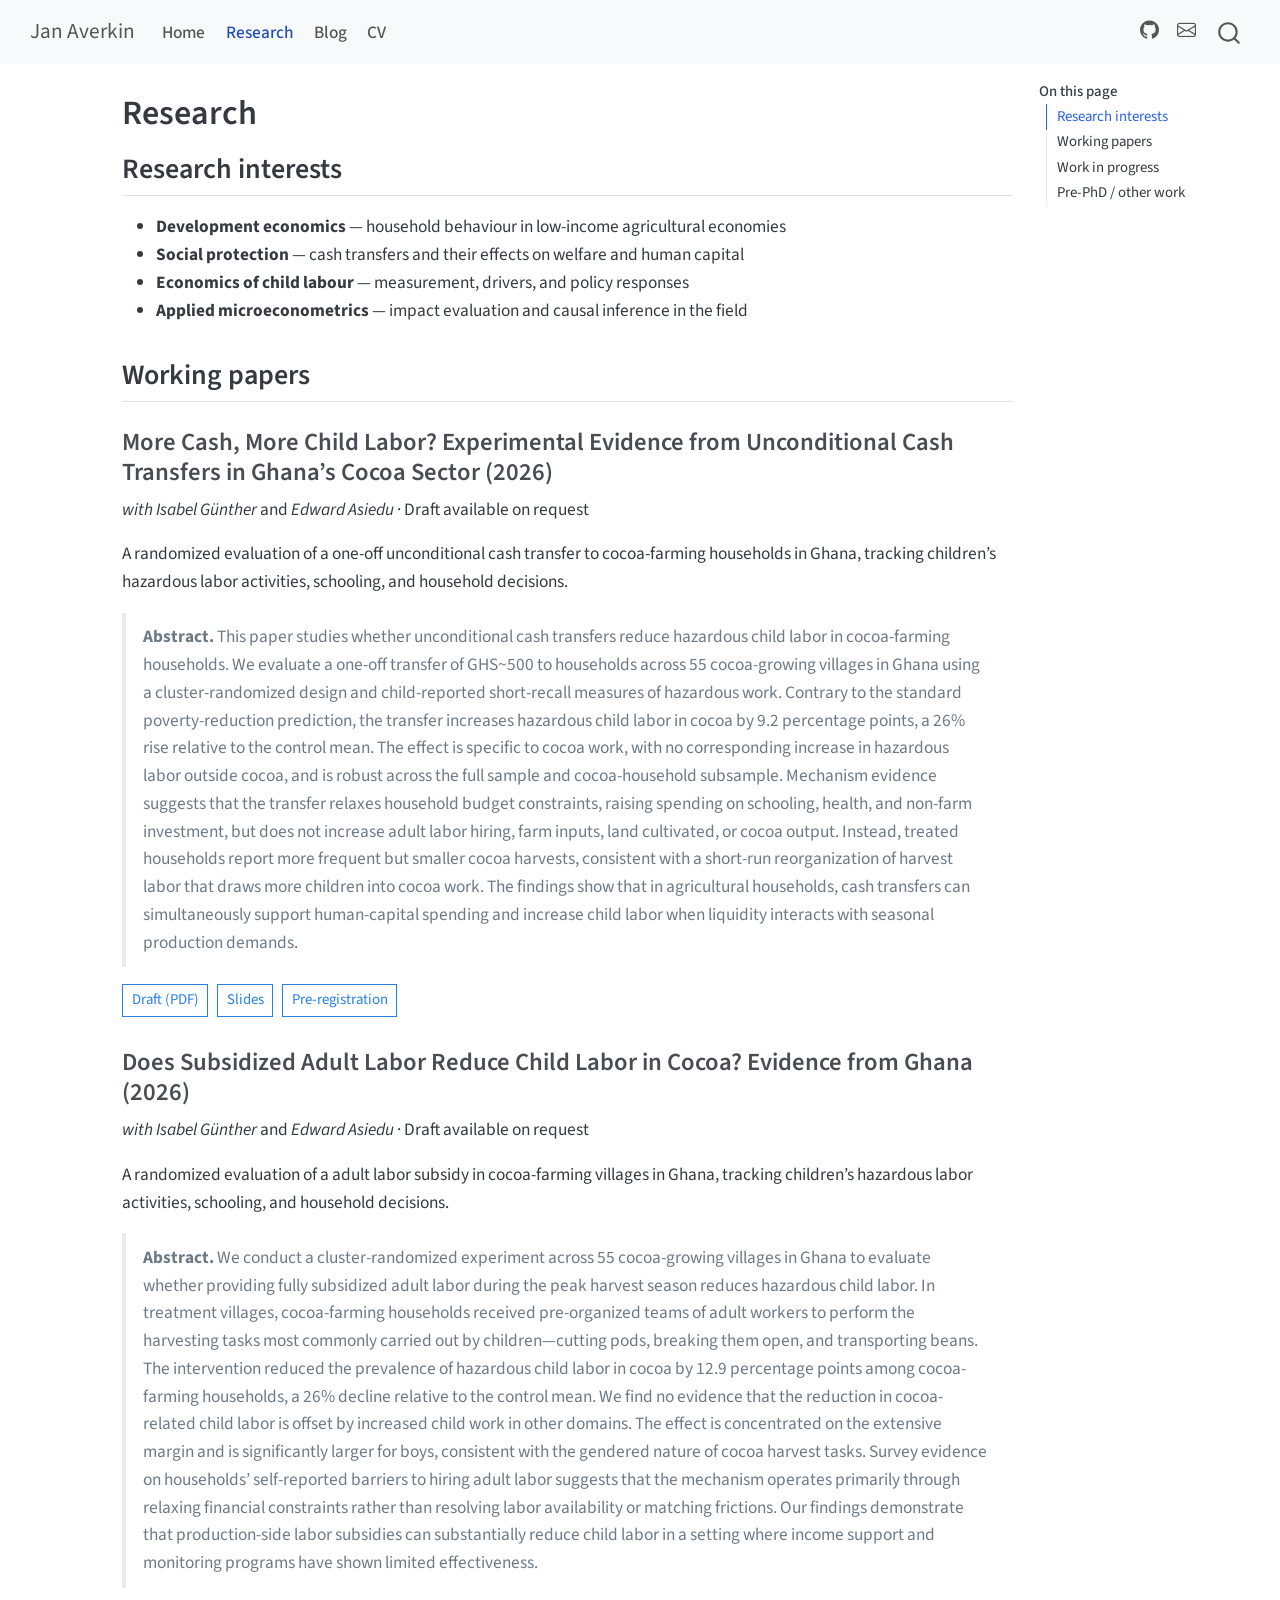
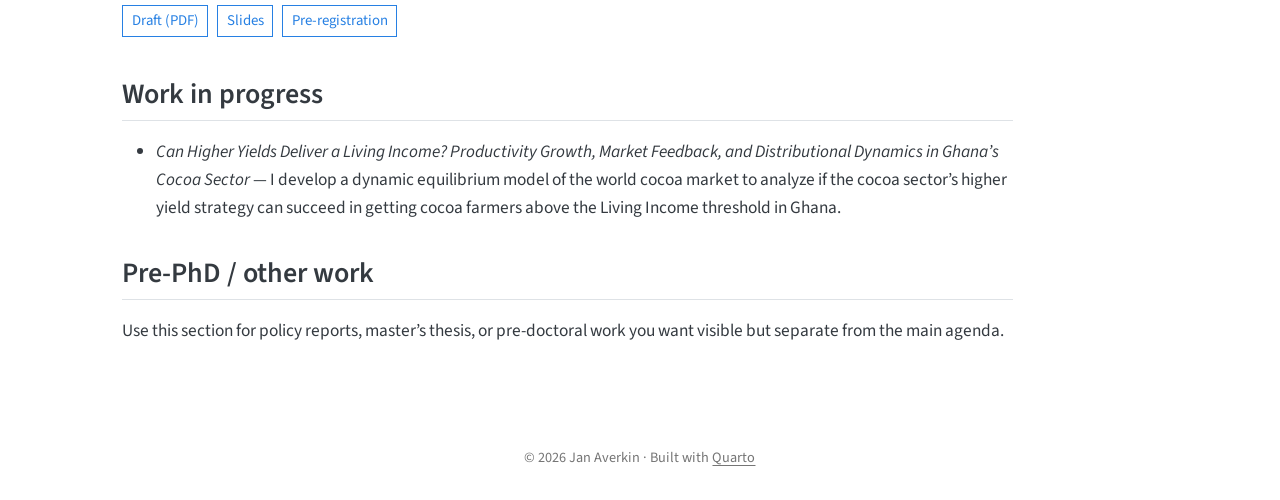
<file: research.html>
<!DOCTYPE html>
<html xmlns="http://www.w3.org/1999/xhtml" lang="en" xml:lang="en"><head>

<meta charset="utf-8">
<meta name="generator" content="quarto-1.10.18">

<meta name="viewport" content="width=device-width, initial-scale=1.0, user-scalable=yes">


<title>Research – Jan Averkin</title>
<style>
/* Default styles provided by pandoc.
** See https://pandoc.org/MANUAL.html#variables-for-html for config info.
*/
span.smallcaps{font-variant: small-caps;}
div.columns{display: flex; gap: 1.5em;}
div.column{flex: auto;}
@media screen {
div.columns{gap: min(4vw, 1.5em);}
div.column{overflow-x: auto;}
}
div.hanging-indent{margin-left: 1.5em; text-indent: -1.5em;}
ul.task-list{list-style: none;}
ul.task-list li input[type="checkbox"] {
  width: 0.8em;
  margin: 0 0.8em 0.2em -1em; /* quarto-specific, see https://github.com/quarto-dev/quarto-cli/issues/4556 */ 
  vertical-align: middle;
}
</style>


<script src="site_libs/quarto-nav/quarto-nav.js"></script>
<script src="site_libs/clipboard/clipboard.min.js"></script>
<script src="site_libs/quarto-search/autocomplete.umd.js"></script>
<script src="site_libs/quarto-search/fuse.min.js"></script>
<script src="site_libs/quarto-search/quarto-search.js"></script>
<meta name="quarto:offset" content="./">
<script src="site_libs/quarto-html/quarto.js" type="module"></script>
<script src="site_libs/quarto-html/tabsets/tabsets.js" type="module"></script>
<script src="site_libs/quarto-html/popper.min.js"></script>
<script src="site_libs/quarto-html/tippy.umd.min.js"></script>
<script src="site_libs/quarto-html/anchor.min.js"></script>
<link href="site_libs/quarto-html/tippy.css" rel="stylesheet">
<link href="site_libs/quarto-html/quarto-syntax-highlighting-64a204ab8560d761af7679ceaba22944.css" rel="stylesheet" id="quarto-text-highlighting-styles">
<script src="site_libs/bootstrap/bootstrap.min.js"></script>
<link href="site_libs/bootstrap/bootstrap-icons.css" rel="stylesheet">
<link href="site_libs/bootstrap/bootstrap-1300863642ba7471d2eefebc91736afd.min.css" rel="stylesheet" append-hash="true" id="quarto-bootstrap" data-mode="light">
<script id="quarto-search-options" type="application/json">{
  "location": "navbar",
  "copy-button": false,
  "collapse-after": 3,
  "panel-placement": "end",
  "type": "overlay",
  "limit": 50,
  "keyboard-shortcut": [
    "f",
    "/",
    "s"
  ],
  "show-item-context": false,
  "language": {
    "search-no-results-text": "No results",
    "search-matching-documents-text": "matching documents",
    "search-copy-link-title": "Copy link to search",
    "search-hide-matches-text": "Hide additional matches",
    "search-more-match-text": "more match in this document",
    "search-more-matches-text": "more matches in this document",
    "search-clear-button-title": "Clear",
    "search-text-placeholder": "",
    "search-detached-cancel-button-title": "Cancel",
    "search-submit-button-title": "Submit",
    "search-label": "Search"
  }
}</script>
<style>html{ scroll-behavior: smooth; }</style>


<link rel="stylesheet" href="styles.css">
</head>

<body class="nav-fixed quarto-light">

<div id="quarto-search-results"></div>
  <header id="quarto-header" class="headroom fixed-top">
    <nav class="navbar navbar-expand-lg " data-bs-theme="dark">
      <div class="navbar-container container-fluid">
      <div class="navbar-brand-container mx-auto">
    <a class="navbar-brand" href="./index.html">
    <span class="navbar-title">Jan Averkin</span>
    </a>
  </div>
            <div id="quarto-search" class="" title="Search"></div>
          <button class="navbar-toggler" type="button" data-bs-toggle="collapse" data-bs-target="#navbarCollapse" aria-controls="navbarCollapse" role="menu" aria-expanded="false" aria-label="Toggle navigation" onclick="if (window.quartoToggleHeadroom) { window.quartoToggleHeadroom(); }">
  <span class="navbar-toggler-icon"></span>
</button>
          <div class="collapse navbar-collapse" id="navbarCollapse">
            <ul class="navbar-nav navbar-nav-scroll me-auto">
  <li class="nav-item">
    <a class="nav-link" href="./index.html"> 
<span class="menu-text">Home</span></a>
  </li>  
  <li class="nav-item">
    <a class="nav-link active" href="./research.html" aria-current="page"> 
<span class="menu-text">Research</span></a>
  </li>  
  <li class="nav-item">
    <a class="nav-link" href="./blog.html"> 
<span class="menu-text">Blog</span></a>
  </li>  
  <li class="nav-item">
    <a class="nav-link" href="./cv.html"> 
<span class="menu-text">CV</span></a>
  </li>  
</ul>
            <ul class="navbar-nav navbar-nav-scroll ms-auto">
  <li class="nav-item compact">
    <a class="nav-link" href="https://github.com/janaverkin"> <i class="bi bi-github" role="img" aria-label="GitHub">
</i> 
<span class="menu-text"></span></a>
  </li>  
  <li class="nav-item compact">
    <a class="nav-link" href="mailto:averkinjan@gmail.com"> <i class="bi bi-envelope" role="img" aria-label="Email">
</i> 
<span class="menu-text"></span></a>
  </li>  
</ul>
          </div> <!-- /navcollapse -->
            <div class="quarto-navbar-tools">
</div>
      </div> <!-- /container-fluid -->
    </nav>
</header>
<!-- content -->
<div id="quarto-content" class="quarto-container page-columns page-rows-contents page-layout-article page-navbar">
<!-- sidebar -->
<!-- margin-sidebar -->
    <div id="quarto-margin-sidebar" class="sidebar margin-sidebar">
        <nav id="TOC" role="doc-toc" class="toc-active">
    <h2 id="toc-title">On this page</h2>
   
  <ul>
  <li><a href="#research-interests" id="toc-research-interests" class="nav-link active" data-scroll-target="#research-interests">Research interests</a></li>
  <li><a href="#working-papers" id="toc-working-papers" class="nav-link" data-scroll-target="#working-papers">Working papers</a>
  <ul class="collapse">
  <li><a href="#more-cash-more-child-labor-experimental-evidence-from-unconditional-cash-transfers-in-ghanas-cocoa-sector-2026" id="toc-more-cash-more-child-labor-experimental-evidence-from-unconditional-cash-transfers-in-ghanas-cocoa-sector-2026" class="nav-link" data-scroll-target="#more-cash-more-child-labor-experimental-evidence-from-unconditional-cash-transfers-in-ghanas-cocoa-sector-2026">More Cash, More Child Labor? Experimental Evidence from Unconditional Cash Transfers in Ghana’s Cocoa Sector (2026)</a></li>
  <li><a href="#does-subsidized-adult-labor-reduce-child-labor-in-cocoa-evidence-from-ghana-2026" id="toc-does-subsidized-adult-labor-reduce-child-labor-in-cocoa-evidence-from-ghana-2026" class="nav-link" data-scroll-target="#does-subsidized-adult-labor-reduce-child-labor-in-cocoa-evidence-from-ghana-2026">Does Subsidized Adult Labor Reduce Child Labor in Cocoa? Evidence from Ghana (2026)</a></li>
  </ul></li>
  <li><a href="#work-in-progress" id="toc-work-in-progress" class="nav-link" data-scroll-target="#work-in-progress">Work in progress</a></li>
  <li><a href="#pre-phd-other-work" id="toc-pre-phd-other-work" class="nav-link" data-scroll-target="#pre-phd-other-work">Pre-PhD / other work</a></li>
  </ul>
</nav>
    </div>
<!-- main -->
<main class="content" id="quarto-document-content">

<header id="title-block-header" class="quarto-title-block default">
<div class="quarto-title">
<h1 class="title">Research</h1>
</div>



<div class="quarto-title-meta">

    
  
    
  </div>
  


</header>


<section id="research-interests" class="level2">
<h2 class="anchored" data-anchor-id="research-interests">Research interests</h2>
<ul>
<li><strong>Development economics</strong> — household behaviour in low-income agricultural economies</li>
<li><strong>Social protection</strong> — cash transfers and their effects on welfare and human capital</li>
<li><strong>Economics of child labour</strong> — measurement, drivers, and policy responses</li>
<li><strong>Applied microeconometrics</strong> — impact evaluation and causal inference in the field</li>
</ul>
<!-- Edit the themes above to match how you'd describe your own agenda. -->
</section>
<section id="working-papers" class="level2">
<h2 class="anchored" data-anchor-id="working-papers">Working papers</h2>
<section id="more-cash-more-child-labor-experimental-evidence-from-unconditional-cash-transfers-in-ghanas-cocoa-sector-2026" class="level3">
<h3 class="anchored" data-anchor-id="more-cash-more-child-labor-experimental-evidence-from-unconditional-cash-transfers-in-ghanas-cocoa-sector-2026">More Cash, More Child Labor? Experimental Evidence from Unconditional Cash Transfers in Ghana’s Cocoa Sector (2026)</h3>
<p><em>with Isabel Günther</em> and <em>Edward Asiedu</em> · Draft available on request</p>
<p>A randomized evaluation of a one-off unconditional cash transfer to cocoa-farming households in Ghana, tracking children’s hazardous labor activities, schooling, and household decisions.</p>
<blockquote class="blockquote">
<p><strong>Abstract.</strong> This paper studies whether unconditional cash transfers reduce hazardous child labor in cocoa-farming households. We evaluate a one-off transfer of GHS~500 to households across 55 cocoa-growing villages in Ghana using a cluster-randomized design and child-reported short-recall measures of hazardous work. Contrary to the standard poverty-reduction prediction, the transfer increases hazardous child labor in cocoa by 9.2 percentage points, a 26% rise relative to the control mean. The effect is specific to cocoa work, with no corresponding increase in hazardous labor outside cocoa, and is robust across the full sample and cocoa-household subsample. Mechanism evidence suggests that the transfer relaxes household budget constraints, raising spending on schooling, health, and non-farm investment, but does not increase adult labor hiring, farm inputs, land cultivated, or cocoa output. Instead, treated households report more frequent but smaller cocoa harvests, consistent with a short-run reorganization of harvest labor that draws more children into cocoa work. The findings show that in agricultural households, cash transfers can simultaneously support human-capital spending and increase child labor when liquidity interacts with seasonal production demands.</p>
</blockquote>
<p><a href="#" class="btn btn-outline-primary btn-sm">Draft (PDF)</a> &nbsp; <a href="#" class="btn btn-outline-primary btn-sm">Slides</a> &nbsp; <a href="#" class="btn btn-outline-primary btn-sm">Pre-registration</a></p>
</section>
<section id="does-subsidized-adult-labor-reduce-child-labor-in-cocoa-evidence-from-ghana-2026" class="level3">
<h3 class="anchored" data-anchor-id="does-subsidized-adult-labor-reduce-child-labor-in-cocoa-evidence-from-ghana-2026">Does Subsidized Adult Labor Reduce Child Labor in Cocoa? Evidence from Ghana (2026)</h3>
<p><em>with Isabel Günther</em> and <em>Edward Asiedu</em> · Draft available on request</p>
<p>A randomized evaluation of a adult labor subsidy in cocoa-farming villages in Ghana, tracking children’s hazardous labor activities, schooling, and household decisions.</p>
<blockquote class="blockquote">
<p><strong>Abstract.</strong> We conduct a cluster-randomized experiment across 55 cocoa-growing villages in Ghana to evaluate whether providing fully subsidized adult labor during the peak harvest season reduces hazardous child labor. In treatment villages, cocoa-farming households received pre-organized teams of adult workers to perform the harvesting tasks most commonly carried out by children—cutting pods, breaking them open, and transporting beans. The intervention reduced the prevalence of hazardous child labor in cocoa by 12.9 percentage points among cocoa-farming households, a 26% decline relative to the control mean. We find no evidence that the reduction in cocoa-related child labor is offset by increased child work in other domains. The effect is concentrated on the extensive margin and is significantly larger for boys, consistent with the gendered nature of cocoa harvest tasks. Survey evidence on households’ self-reported barriers to hiring adult labor suggests that the mechanism operates primarily through relaxing financial constraints rather than resolving labor availability or matching frictions. Our findings demonstrate that production-side labor subsidies can substantially reduce child labor in a setting where income support and monitoring programs have shown limited effectiveness.</p>
</blockquote>
<p><a href="#" class="btn btn-outline-primary btn-sm">Draft (PDF)</a> &nbsp; <a href="#" class="btn btn-outline-primary btn-sm">Slides</a> &nbsp; <a href="#" class="btn btn-outline-primary btn-sm">Pre-registration</a></p>
</section>
</section>
<section id="work-in-progress" class="level2">
<h2 class="anchored" data-anchor-id="work-in-progress">Work in progress</h2>
<ul>
<li><em>Can Higher Yields Deliver a Living Income? Productivity Growth, Market Feedback, and Distributional Dynamics in Ghana’s Cocoa Sector</em> — I develop a dynamic equilibrium model of the world cocoa market to analyze if the cocoa sector’s higher yield strategy can succeed in getting cocoa farmers above the Living Income threshold in Ghana.</li>
</ul>
</section>
<section id="pre-phd-other-work" class="level2">
<h2 class="anchored" data-anchor-id="pre-phd-other-work">Pre-PhD / other work</h2>
<p>Use this section for policy reports, master’s thesis, or pre-doctoral work you want visible but separate from the main agenda.</p>


</section>

</main> <!-- /main -->
<script id="quarto-html-after-body" type="application/javascript">
  window.document.addEventListener("DOMContentLoaded", function (event) {
    const icon = "";
    const anchorJS = new window.AnchorJS();
    anchorJS.options = {
      placement: 'right',
      icon: icon
    };
    anchorJS.add('.anchored');
    const isCodeAnnotation = (el) => {
      for (const clz of el.classList) {
        if (clz.startsWith('code-annotation-')) {                     
          return true;
        }
      }
      return false;
    }
    const onCopySuccess = function(e) {
      // button target
      const button = e.trigger;
      // don't keep focus
      button.blur();
      // flash "checked"
      button.classList.add('code-copy-button-checked');
      var currentTitle = button.getAttribute("title");
      button.setAttribute("title", "Copied!");
      let tooltip;
      if (window.bootstrap) {
        button.setAttribute("data-bs-toggle", "tooltip");
        button.setAttribute("data-bs-placement", "left");
        button.setAttribute("data-bs-title", "Copied!");
        tooltip = new bootstrap.Tooltip(button, 
          { trigger: "manual", 
            customClass: "code-copy-button-tooltip",
            offset: [0, -8]});
        tooltip.show();    
      }
      setTimeout(function() {
        if (tooltip) {
          tooltip.hide();
          button.removeAttribute("data-bs-title");
          button.removeAttribute("data-bs-toggle");
          button.removeAttribute("data-bs-placement");
        }
        button.setAttribute("title", currentTitle);
        button.classList.remove('code-copy-button-checked');
      }, 1000);
      // clear code selection
      e.clearSelection();
    }
    const getTextToCopy = function(trigger) {
      const outerScaffold = trigger.parentElement.cloneNode(true);
      const codeEl = outerScaffold.querySelector('code');
      for (const childEl of codeEl.children) {
        if (isCodeAnnotation(childEl)) {
          childEl.remove();
        }
      }
      return codeEl.innerText;
    }
    const clipboard = new window.ClipboardJS('.code-copy-button:not([data-in-quarto-modal])', {
      text: getTextToCopy
    });
    clipboard.on('success', onCopySuccess);
    if (window.document.getElementById('quarto-embedded-source-code-modal')) {
      const clipboardModal = new window.ClipboardJS('.code-copy-button[data-in-quarto-modal]', {
        text: getTextToCopy,
        container: window.document.getElementById('quarto-embedded-source-code-modal')
      });
      clipboardModal.on('success', onCopySuccess);
    }
      var localhostRegex = new RegExp(/^(?:http|https):\/\/localhost\:?[0-9]*\//);
      var mailtoRegex = new RegExp(/^mailto:/);
        var filterRegex = new RegExp("https:\/\/janaverkin\.github\.io");
      var isInternal = (href) => {
          return filterRegex.test(href) || localhostRegex.test(href) || mailtoRegex.test(href);
      }
      // Inspect non-navigation links and adorn them if external
     var links = window.document.querySelectorAll('a[href]:not(.nav-link):not(.navbar-brand):not(.toc-action):not(.sidebar-link):not(.sidebar-item-toggle):not(.pagination-link):not(.no-external):not([aria-hidden]):not(.dropdown-item):not(.quarto-navigation-tool):not(.about-link)');
      for (var i=0; i<links.length; i++) {
        const link = links[i];
        if (!isInternal(link.href)) {
          // undo the damage that might have been done by quarto-nav.js in the case of
          // links that we want to consider external
          if (link.dataset.originalHref !== undefined) {
            link.href = link.dataset.originalHref;
          }
        }
      }
    function tippyHover(el, contentFn, onTriggerFn, onUntriggerFn) {
      const config = {
        allowHTML: true,
        maxWidth: 500,
        delay: 100,
        arrow: false,
        appendTo: function(el) {
            return el.parentElement;
        },
        interactive: true,
        interactiveBorder: 10,
        theme: 'quarto',
        placement: 'bottom-start',
      };
      if (contentFn) {
        config.content = contentFn;
      }
      if (onTriggerFn) {
        config.onTrigger = onTriggerFn;
      }
      if (onUntriggerFn) {
        config.onUntrigger = onUntriggerFn;
      }
      window.tippy(el, config); 
    }
    const noterefs = window.document.querySelectorAll('a[role="doc-noteref"]');
    for (var i=0; i<noterefs.length; i++) {
      const ref = noterefs[i];
      tippyHover(ref, function() {
        // use id or data attribute instead here
        let href = ref.getAttribute('data-footnote-href') || ref.getAttribute('href');
        try { href = new URL(href).hash; } catch {}
        const id = href.replace(/^#\/?/, "");
        const note = window.document.getElementById(id);
        if (note) {
          return note.innerHTML;
        } else {
          return "";
        }
      });
    }
    const xrefs = window.document.querySelectorAll('a.quarto-xref');
    const processXRef = (id, note) => {
      // Strip column container classes
      const stripColumnClz = (el) => {
        el.classList.remove("page-full", "page-columns");
        if (el.children) {
          for (const child of el.children) {
            stripColumnClz(child);
          }
        }
      }
      stripColumnClz(note)
      if (id === null || id.startsWith('sec-')) {
        // Special case sections, only their first couple elements
        const container = document.createElement("div");
        if (note.children && note.children.length > 2) {
          container.appendChild(note.children[0].cloneNode(true));
          for (let i = 1; i < note.children.length; i++) {
            const child = note.children[i];
            if (child.tagName === "P" && child.innerText === "") {
              continue;
            } else {
              container.appendChild(child.cloneNode(true));
              break;
            }
          }
          if (window.Quarto?.typesetMath) {
            window.Quarto.typesetMath(container);
          }
          return container.innerHTML
        } else {
          if (window.Quarto?.typesetMath) {
            window.Quarto.typesetMath(note);
          }
          return note.innerHTML;
        }
      } else {
        // Remove any anchor links if they are present
        const anchorLink = note.querySelector('a.anchorjs-link');
        if (anchorLink) {
          anchorLink.remove();
        }
        if (window.Quarto?.typesetMath) {
          window.Quarto.typesetMath(note);
        }
        if (note.classList.contains("callout")) {
          return note.outerHTML;
        } else {
          return note.innerHTML;
        }
      }
    }
    for (var i=0; i<xrefs.length; i++) {
      const xref = xrefs[i];
      tippyHover(xref, undefined, function(instance) {
        instance.disable();
        let url = xref.getAttribute('href');
        let hash = undefined; 
        if (url.startsWith('#')) {
          hash = url;
        } else {
          try { hash = new URL(url).hash; } catch {}
        }
        if (hash) {
          const id = hash.replace(/^#\/?/, "");
          const note = window.document.getElementById(id);
          if (note !== null) {
            try {
              const html = processXRef(id, note.cloneNode(true));
              instance.setContent(html);
            } finally {
              instance.enable();
              instance.show();
            }
          } else {
            // See if we can fetch this
            fetch(url.split('#')[0])
            .then(res => res.text())
            .then(html => {
              const parser = new DOMParser();
              const htmlDoc = parser.parseFromString(html, "text/html");
              const note = htmlDoc.getElementById(id);
              if (note !== null) {
                const html = processXRef(id, note);
                instance.setContent(html);
              } 
            }).finally(() => {
              instance.enable();
              instance.show();
            });
          }
        } else {
          // See if we can fetch a full url (with no hash to target)
          // This is a special case and we should probably do some content thinning / targeting
          fetch(url)
          .then(res => res.text())
          .then(html => {
            const parser = new DOMParser();
            const htmlDoc = parser.parseFromString(html, "text/html");
            const note = htmlDoc.querySelector('main.content');
            if (note !== null) {
              // This should only happen for chapter cross references
              // (since there is no id in the URL)
              // remove the first header
              if (note.children.length > 0 && note.children[0].tagName === "HEADER") {
                note.children[0].remove();
              }
              const html = processXRef(null, note);
              instance.setContent(html);
            } 
          }).finally(() => {
            instance.enable();
            instance.show();
          });
        }
      }, function(instance) {
      });
    }
        let selectedAnnoteEl;
        const selectorForAnnotation = ( cell, annotation) => {
          let cellAttr = 'data-code-cell="' + cell + '"';
          let lineAttr = 'data-code-annotation="' +  annotation + '"';
          const selector = 'span[' + cellAttr + '][' + lineAttr + ']';
          return selector;
        }
        const selectCodeLines = (annoteEl) => {
          const doc = window.document;
          const targetCell = annoteEl.getAttribute("data-target-cell");
          const targetAnnotation = annoteEl.getAttribute("data-target-annotation");
          const annoteSpan = window.document.querySelector(selectorForAnnotation(targetCell, targetAnnotation));
          const lines = annoteSpan.getAttribute("data-code-lines").split(",");
          const lineIds = lines.map((line) => {
            return targetCell + "-" + line;
          })
          let top = null;
          let height = null;
          let parent = null;
          if (lineIds.length > 0) {
              //compute the position of the single el (top and bottom and make a div)
              const el = window.document.getElementById(lineIds[0]);
              top = el.offsetTop;
              height = el.offsetHeight;
              parent = el.parentElement.parentElement;
            if (lineIds.length > 1) {
              const lastEl = window.document.getElementById(lineIds[lineIds.length - 1]);
              const bottom = lastEl.offsetTop + lastEl.offsetHeight;
              height = bottom - top;
            }
            if (top !== null && height !== null && parent !== null) {
              // cook up a div (if necessary) and position it 
              let div = window.document.getElementById("code-annotation-line-highlight");
              if (div === null) {
                div = window.document.createElement("div");
                div.setAttribute("id", "code-annotation-line-highlight");
                div.style.position = 'absolute';
                parent.appendChild(div);
              }
              div.style.top = top - 2 + "px";
              div.style.height = height + 4 + "px";
              div.style.left = 0;
              let gutterDiv = window.document.getElementById("code-annotation-line-highlight-gutter");
              if (gutterDiv === null) {
                gutterDiv = window.document.createElement("div");
                gutterDiv.setAttribute("id", "code-annotation-line-highlight-gutter");
                gutterDiv.style.position = 'absolute';
                const codeCell = window.document.getElementById(targetCell);
                const gutter = codeCell.querySelector('.code-annotation-gutter');
                gutter.appendChild(gutterDiv);
              }
              gutterDiv.style.top = top - 2 + "px";
              gutterDiv.style.height = height + 4 + "px";
            }
            selectedAnnoteEl = annoteEl;
          }
        };
        const unselectCodeLines = () => {
          const elementsIds = ["code-annotation-line-highlight", "code-annotation-line-highlight-gutter"];
          elementsIds.forEach((elId) => {
            const div = window.document.getElementById(elId);
            if (div) {
              div.remove();
            }
          });
          selectedAnnoteEl = undefined;
        };
          // Handle positioning of the toggle
      window.addEventListener(
        "resize",
        throttle(() => {
          elRect = undefined;
          if (selectedAnnoteEl) {
            selectCodeLines(selectedAnnoteEl);
          }
        }, 10)
      );
      function throttle(fn, ms) {
      let throttle = false;
      let timer;
        return (...args) => {
          if(!throttle) { // first call gets through
              fn.apply(this, args);
              throttle = true;
          } else { // all the others get throttled
              if(timer) clearTimeout(timer); // cancel #2
              timer = setTimeout(() => {
                fn.apply(this, args);
                timer = throttle = false;
              }, ms);
          }
        };
      }
        // Attach click handler to the DT
        const annoteDls = window.document.querySelectorAll('dt[data-target-cell]');
        for (const annoteDlNode of annoteDls) {
          annoteDlNode.addEventListener('click', (event) => {
            const clickedEl = event.target;
            if (clickedEl !== selectedAnnoteEl) {
              unselectCodeLines();
              const activeEl = window.document.querySelector('dt[data-target-cell].code-annotation-active');
              if (activeEl) {
                activeEl.classList.remove('code-annotation-active');
              }
              selectCodeLines(clickedEl);
              clickedEl.classList.add('code-annotation-active');
            } else {
              // Unselect the line
              unselectCodeLines();
              clickedEl.classList.remove('code-annotation-active');
            }
          });
        }
    const findCites = (el) => {
      const parentEl = el.parentElement;
      if (parentEl) {
        const cites = parentEl.dataset.cites;
        if (cites) {
          return {
            el,
            cites: cites.split(' ')
          };
        } else {
          return findCites(el.parentElement)
        }
      } else {
        return undefined;
      }
    };
    var bibliorefs = window.document.querySelectorAll('a[role="doc-biblioref"]');
    for (var i=0; i<bibliorefs.length; i++) {
      const ref = bibliorefs[i];
      const citeInfo = findCites(ref);
      if (citeInfo) {
        tippyHover(citeInfo.el, function() {
          var popup = window.document.createElement('div');
          citeInfo.cites.forEach(function(cite) {
            var citeDiv = window.document.createElement('div');
            citeDiv.classList.add('hanging-indent');
            citeDiv.classList.add('csl-entry');
            var biblioDiv = window.document.getElementById('ref-' + cite);
            if (biblioDiv) {
              citeDiv.innerHTML = biblioDiv.innerHTML;
            }
            popup.appendChild(citeDiv);
          });
          return popup.innerHTML;
        });
      }
    }
  });
  </script>
</div> <!-- /content -->
<footer class="footer">
  <div class="nav-footer">
    <div class="nav-footer-left">
      &nbsp;
    </div>   
    <div class="nav-footer-center">
<p>© 2026 Jan Averkin · Built with <a href="https://quarto.org">Quarto</a></p>
</div>
    <div class="nav-footer-right">
      &nbsp;
    </div>
  </div>
</footer>




<script src="site_libs/quarto-html/zenscroll-min.js"></script>
</body></html>
</file>
<file: site_libs/quarto-html/tippy.css>
.tippy-box[data-animation=fade][data-state=hidden]{opacity:0}[data-tippy-root]{max-width:calc(100vw - 10px)}.tippy-box{position:relative;background-color:#333;color:#fff;border-radius:4px;font-size:14px;line-height:1.4;white-space:normal;outline:0;transition-property:transform,visibility,opacity}.tippy-box[data-placement^=top]>.tippy-arrow{bottom:0}.tippy-box[data-placement^=top]>.tippy-arrow:before{bottom:-7px;left:0;border-width:8px 8px 0;border-top-color:initial;transform-origin:center top}.tippy-box[data-placement^=bottom]>.tippy-arrow{top:0}.tippy-box[data-placement^=bottom]>.tippy-arrow:before{top:-7px;left:0;border-width:0 8px 8px;border-bottom-color:initial;transform-origin:center bottom}.tippy-box[data-placement^=left]>.tippy-arrow{right:0}.tippy-box[data-placement^=left]>.tippy-arrow:before{border-width:8px 0 8px 8px;border-left-color:initial;right:-7px;transform-origin:center left}.tippy-box[data-placement^=right]>.tippy-arrow{left:0}.tippy-box[data-placement^=right]>.tippy-arrow:before{left:-7px;border-width:8px 8px 8px 0;border-right-color:initial;transform-origin:center right}.tippy-box[data-inertia][data-state=visible]{transition-timing-function:cubic-bezier(.54,1.5,.38,1.11)}.tippy-arrow{width:16px;height:16px;color:#333}.tippy-arrow:before{content:"";position:absolute;border-color:transparent;border-style:solid}.tippy-content{position:relative;padding:5px 9px;z-index:1}
</file>
<file: site_libs/quarto-html/quarto-syntax-highlighting-64a204ab8560d761af7679ceaba22944.css>
/* quarto syntax highlight colors */
:root {
  --quarto-hl-ot-color: #003B4F;
  --quarto-hl-at-color: #657422;
  --quarto-hl-ss-color: #20794D;
  --quarto-hl-an-color: #5E5E5E;
  --quarto-hl-fu-color: #4758AB;
  --quarto-hl-st-color: #20794D;
  --quarto-hl-cf-color: #003B4F;
  --quarto-hl-op-color: #5E5E5E;
  --quarto-hl-er-color: #AD0000;
  --quarto-hl-bn-color: #AD0000;
  --quarto-hl-al-color: #AD0000;
  --quarto-hl-va-color: #111111;
  --quarto-hl-bu-color: inherit;
  --quarto-hl-ex-color: inherit;
  --quarto-hl-pp-color: #AD0000;
  --quarto-hl-in-color: #5E5E5E;
  --quarto-hl-vs-color: #20794D;
  --quarto-hl-wa-color: #5E5E5E;
  --quarto-hl-do-color: #5E5E5E;
  --quarto-hl-im-color: #00769E;
  --quarto-hl-ch-color: #20794D;
  --quarto-hl-dt-color: #AD0000;
  --quarto-hl-fl-color: #AD0000;
  --quarto-hl-co-color: #5E5E5E;
  --quarto-hl-cv-color: #5E5E5E;
  --quarto-hl-cn-color: #8f5902;
  --quarto-hl-sc-color: #5E5E5E;
  --quarto-hl-dv-color: #AD0000;
  --quarto-hl-kw-color: #003B4F;
}

/* other quarto variables */
:root {
  --quarto-font-monospace: SFMono-Regular, Menlo, Monaco, Consolas, "Liberation Mono", "Courier New", monospace;
}

/* syntax highlight based on Pandoc's rules */
pre > code.sourceCode > span {
  color: #003B4F;
}

code.sourceCode > span {
  color: #003B4F;
}

div.sourceCode,
div.sourceCode pre.sourceCode {
  color: #003B4F;
}

/* Normal */
code span {
  color: #003B4F;
}

/* Alert */
code span.al {
  color: #AD0000;
  font-style: inherit;
}

/* Annotation */
code span.an {
  color: #5E5E5E;
  font-style: inherit;
}

/* Attribute */
code span.at {
  color: #657422;
  font-style: inherit;
}

/* BaseN */
code span.bn {
  color: #AD0000;
  font-style: inherit;
}

/* BuiltIn */
code span.bu {
  font-style: inherit;
}

/* ControlFlow */
code span.cf {
  color: #003B4F;
  font-weight: bold;
  font-style: inherit;
}

/* Char */
code span.ch {
  color: #20794D;
  font-style: inherit;
}

/* Constant */
code span.cn {
  color: #8f5902;
  font-style: inherit;
}

/* Comment */
code span.co {
  color: #5E5E5E;
  font-style: inherit;
}

/* CommentVar */
code span.cv {
  color: #5E5E5E;
  font-style: italic;
}

/* Documentation */
code span.do {
  color: #5E5E5E;
  font-style: italic;
}

/* DataType */
code span.dt {
  color: #AD0000;
  font-style: inherit;
}

/* DecVal */
code span.dv {
  color: #AD0000;
  font-style: inherit;
}

/* Error */
code span.er {
  color: #AD0000;
  font-style: inherit;
}

/* Extension */
code span.ex {
  font-style: inherit;
}

/* Float */
code span.fl {
  color: #AD0000;
  font-style: inherit;
}

/* Function */
code span.fu {
  color: #4758AB;
  font-style: inherit;
}

/* Import */
code span.im {
  color: #00769E;
  font-style: inherit;
}

/* Information */
code span.in {
  color: #5E5E5E;
  font-style: inherit;
}

/* Keyword */
code span.kw {
  color: #003B4F;
  font-weight: bold;
  font-style: inherit;
}

/* Operator */
code span.op {
  color: #5E5E5E;
  font-style: inherit;
}

/* Other */
code span.ot {
  color: #003B4F;
  font-style: inherit;
}

/* Preprocessor */
code span.pp {
  color: #AD0000;
  font-style: inherit;
}

/* SpecialChar */
code span.sc {
  color: #5E5E5E;
  font-style: inherit;
}

/* SpecialString */
code span.ss {
  color: #20794D;
  font-style: inherit;
}

/* String */
code span.st {
  color: #20794D;
  font-style: inherit;
}

/* Variable */
code span.va {
  color: #111111;
  font-style: inherit;
}

/* VerbatimString */
code span.vs {
  color: #20794D;
  font-style: inherit;
}

/* Warning */
code span.wa {
  color: #5E5E5E;
  font-style: italic;
}

.prevent-inlining {
  content: "</";
}

/*# sourceMappingURL=9d8d5bb603a83b8298b89080a598c93b.css.map */
</file>
<file: styles.css>
/* Small visual tweaks on top of the `cosmo` theme. Edit freely. */

/* A touch more breathing room and comfortable reading measure */
body {
  font-size: 1.02rem;
  line-height: 1.6;
}

/* Softer, larger headings on the landing/about page */
#title-block-header .title {
  font-weight: 600;
}

/* Make navbar links a little calmer */
.navbar {
  font-weight: 500;
}

/* Outline buttons used for paper/CV links */
.btn-sm {
  margin-bottom: 0.35rem;
}
</file>
